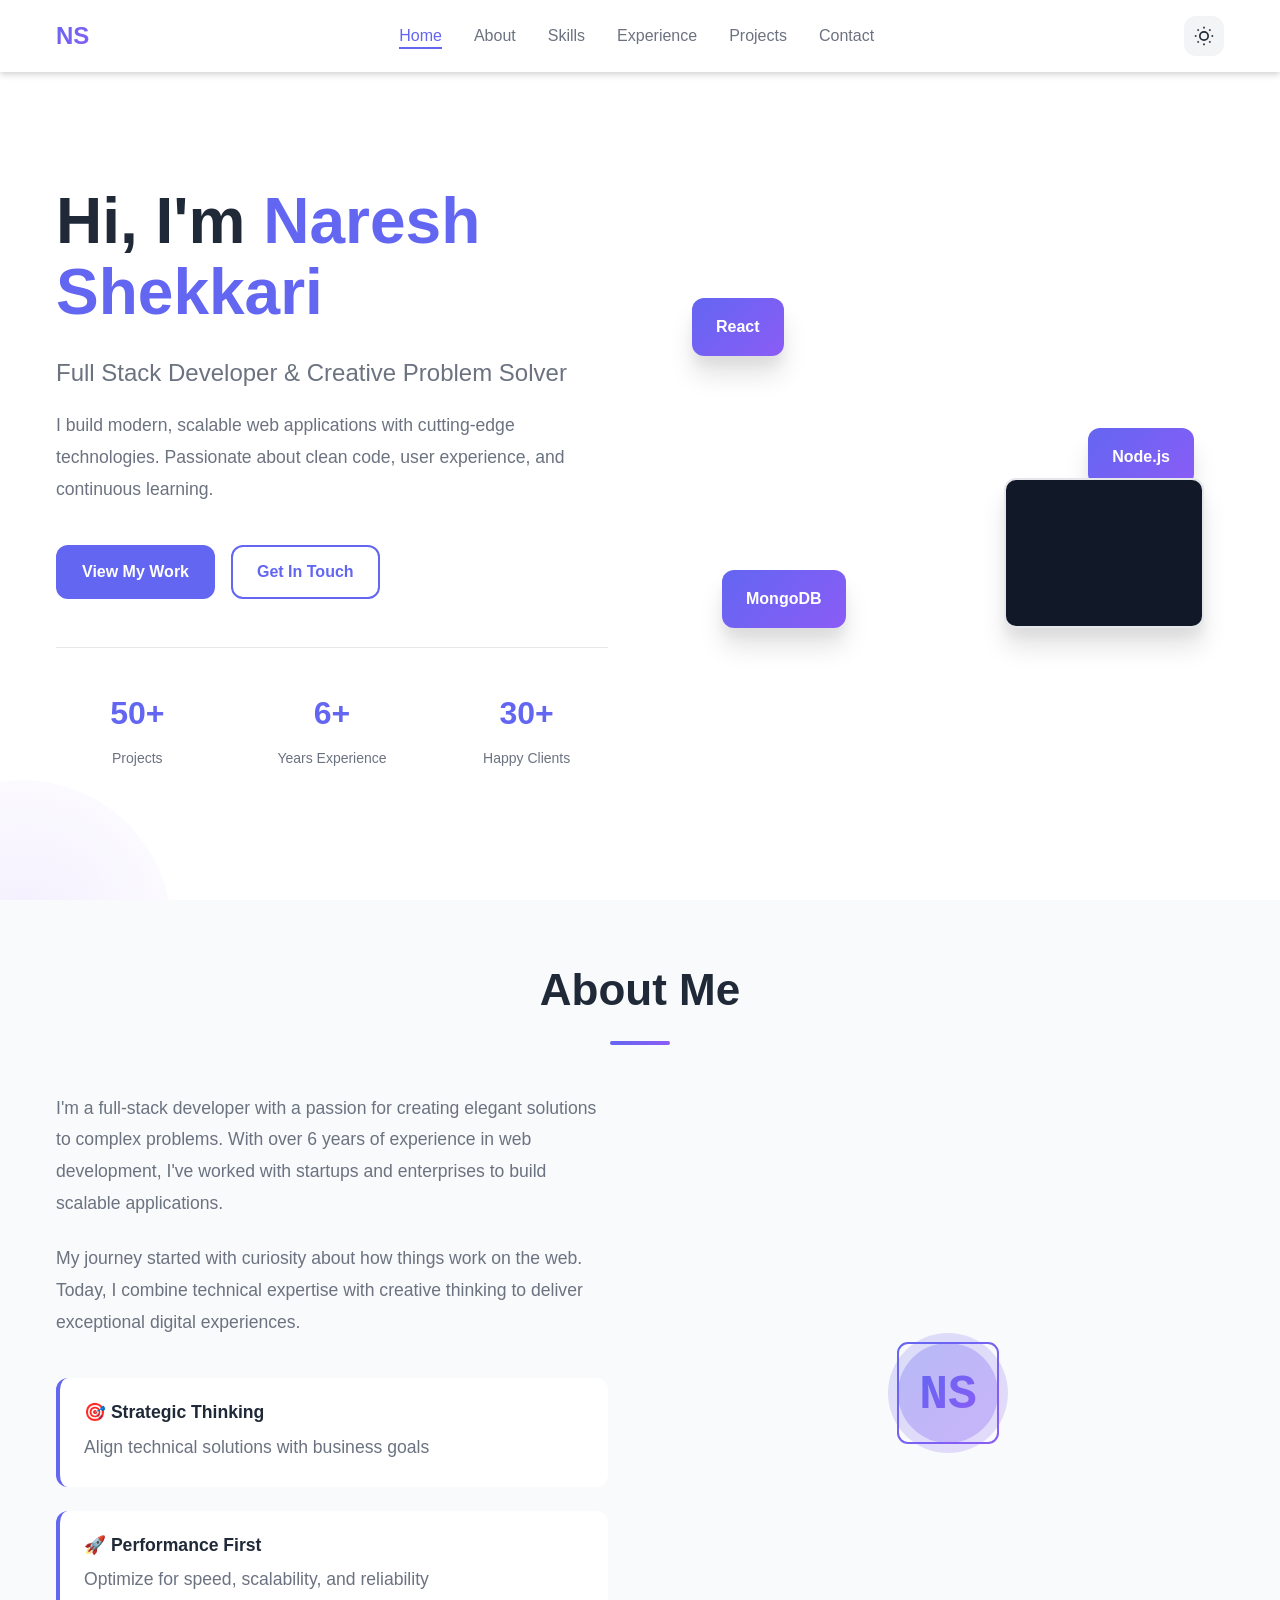
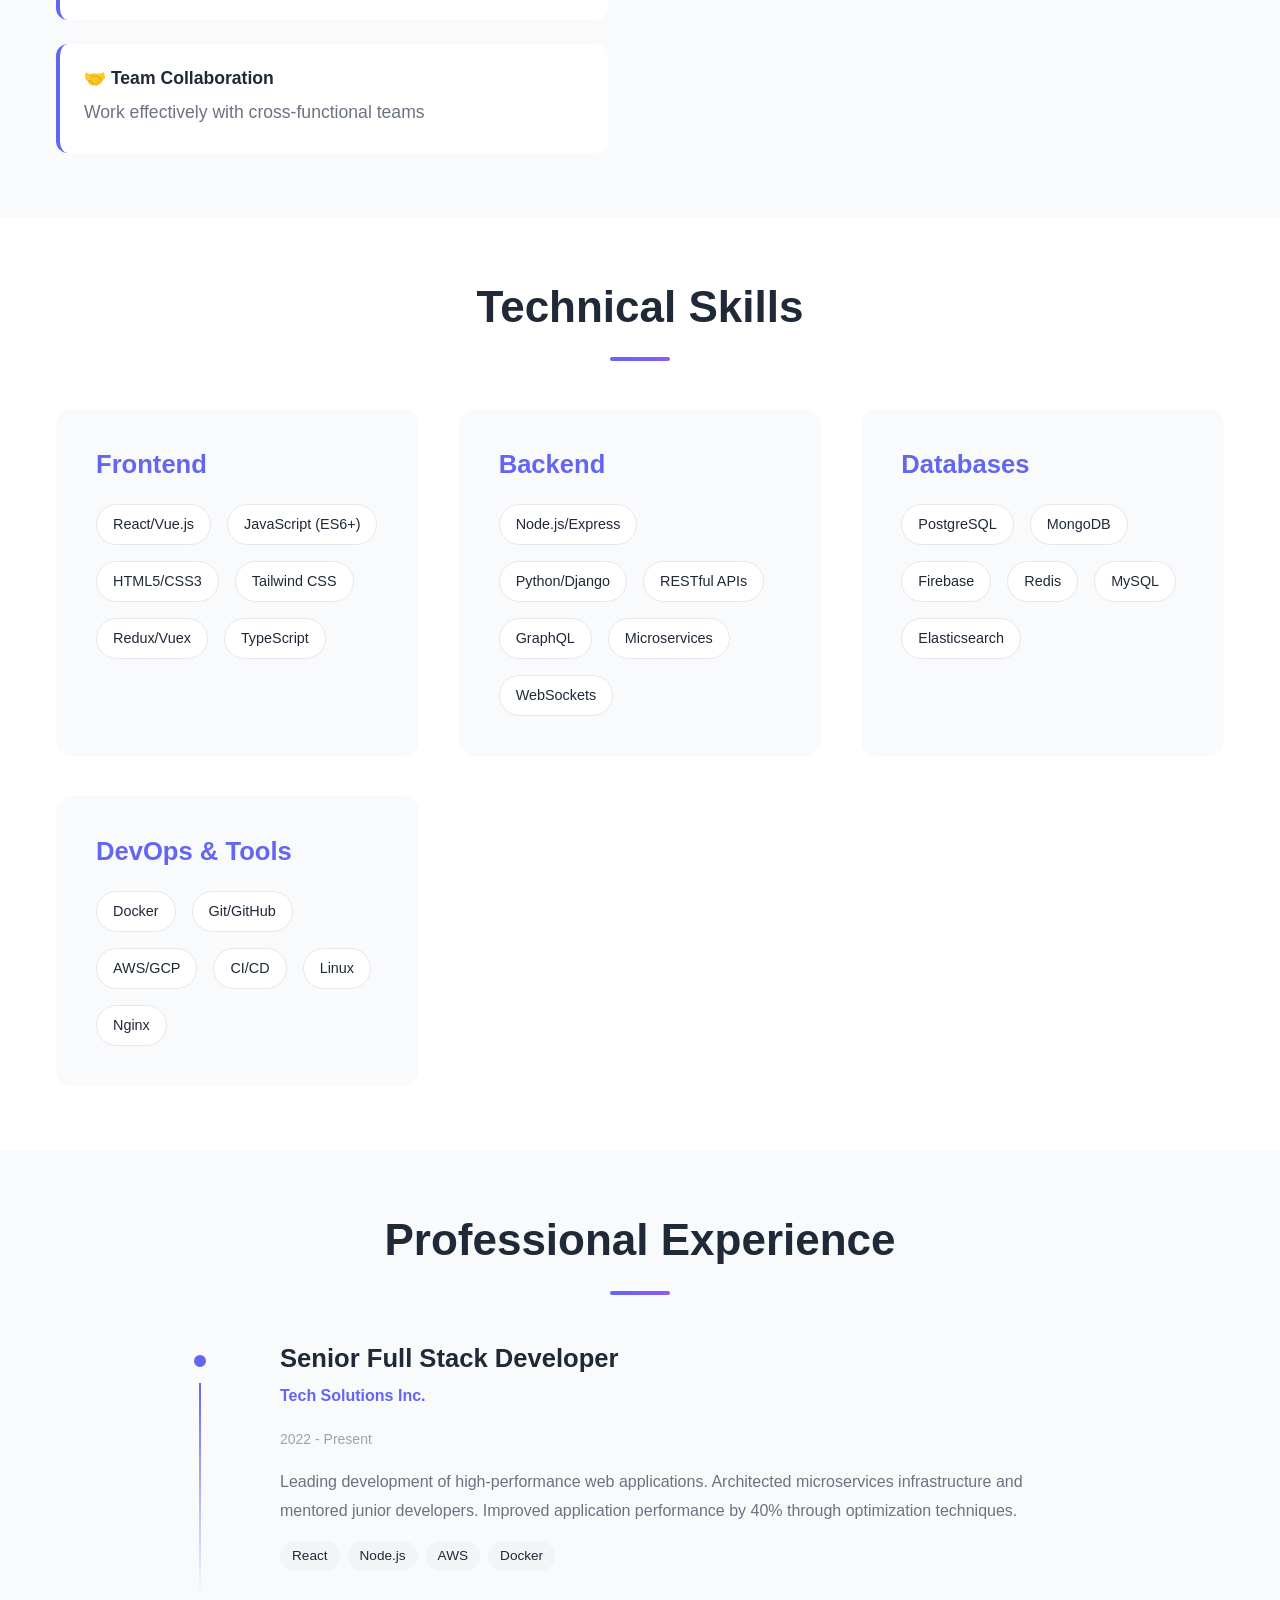
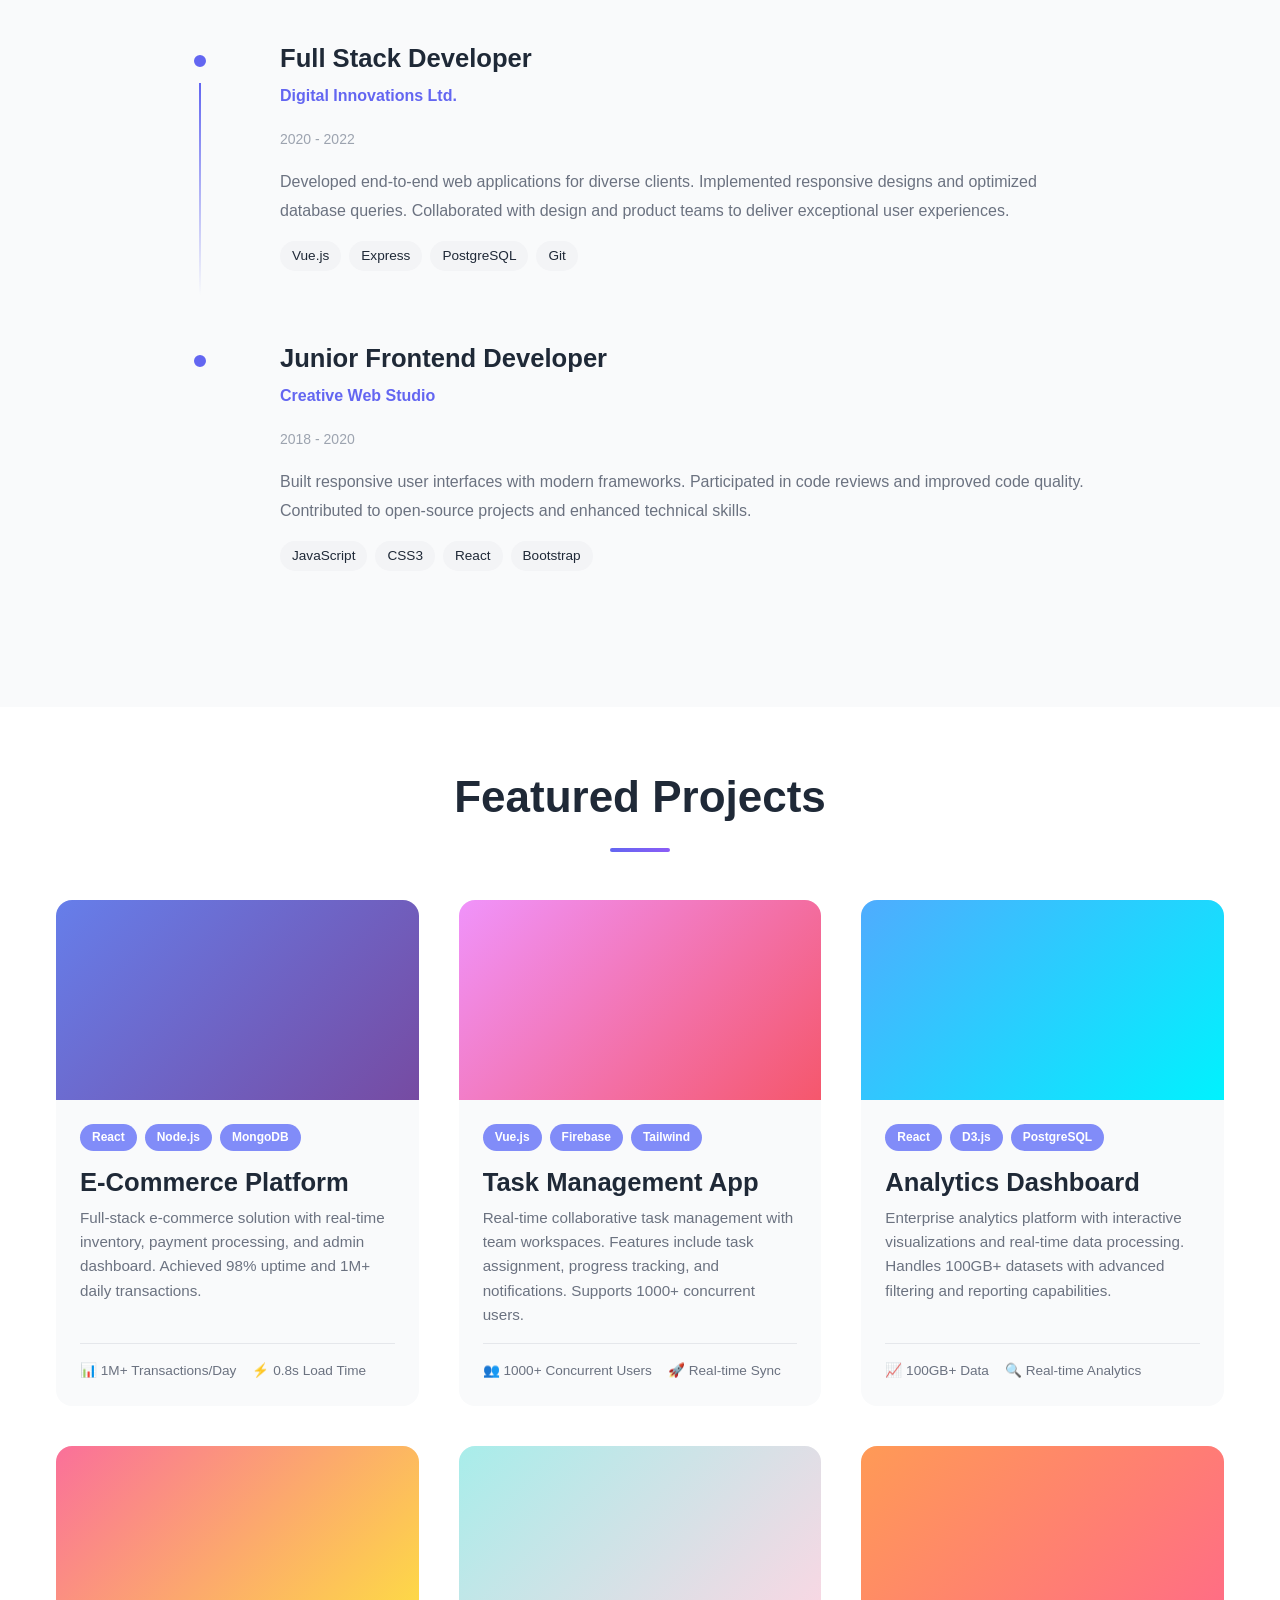
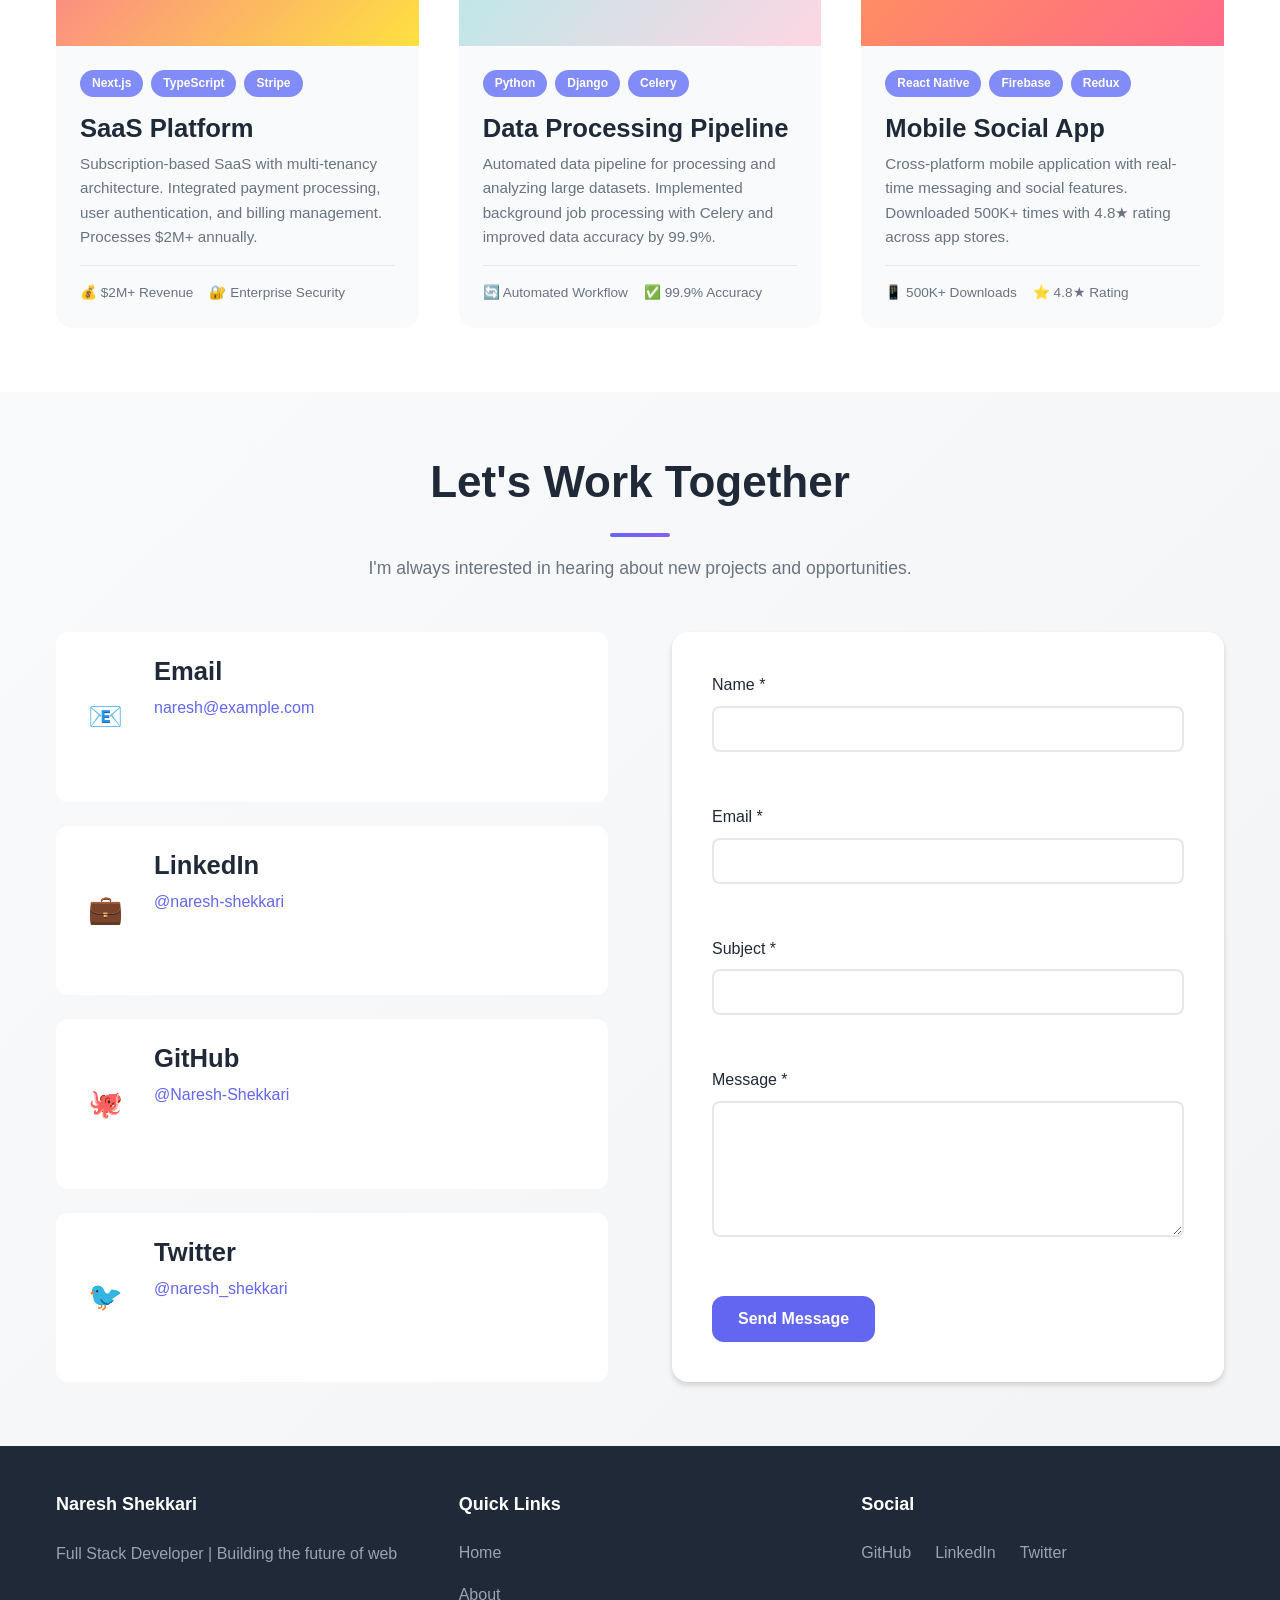
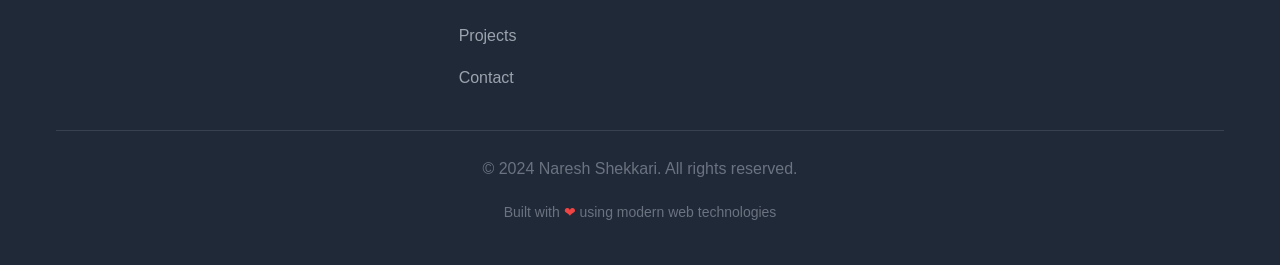
<file: index.html>
<!DOCTYPE html>
<html lang="en">
<head>
    <meta charset="UTF-8">
    <meta name="viewport" content="width=device-width, initial-scale=1.0">
    <meta name="description" content="Naresh Shekkari - Full Stack Developer | Building innovative digital solutions">
    <meta name="keywords" content="Full Stack Developer, Web Developer, Software Engineer, Portfolio">
    <meta name="author" content="Naresh Shekkari">
    <meta name="theme-color" content="#6366f1">
    
    <!-- Open Graph -->
    <meta property="og:title" content="Naresh Shekkari - Full Stack Developer">
    <meta property="og:description" content="Explore my portfolio of innovative web projects and technical expertise.">
    <meta property="og:type" content="website">
    <meta property="og:url" content="https://naresh-shekkari.github.io/portfolio">
    <meta property="og:image" content="https://naresh-shekkari.github.io/portfolio/assets/og-image.png">
    
    <!-- Twitter Card -->
    <meta name="twitter:card" content="summary_large_image">
    <meta name="twitter:title" content="Naresh Shekkari - Full Stack Developer">
    <meta name="twitter:description" content="Full Stack Developer | Building innovative digital solutions">
    <meta name="twitter:image" content="https://naresh-shekkari.github.io/portfolio/assets/og-image.png">
    
    <title>Naresh Shekkari - Full Stack Developer Portfolio</title>
    
    <!-- Stylesheets -->
    <link rel="stylesheet" href="css/variables.css">
    <link rel="stylesheet" href="css/reset.css">
    <link rel="stylesheet" href="css/typography.css">
    <link rel="stylesheet" href="css/components.css">
    <link rel="stylesheet" href="css/sections.css">
    <link rel="stylesheet" href="css/animations.css">
    <link rel="stylesheet" href="css/responsive.css">
    
    <!-- Preload critical resources -->
    <link rel="preload" as="font" href="https://fonts.googleapis.com/css2?family=Poppins:wght@400;500;600;700&family=Fira+Code:wght@400;500&display=swap" crossorigin>
    
    <!-- Favicon -->
    <link rel="icon" type="image/svg+xml" href="data:image/svg+xml,<svg xmlns='http://www.w3.org/2000/svg' viewBox='0 0 100 100'><rect fill='%236366f1' width='100' height='100'/><text x='50' y='65' font-size='50' font-weight='bold' text-anchor='middle' fill='white' font-family='monospace'>NS</text></svg>">
    
    <!-- JSON-LD Structured Data -->
    <script type="application/ld+json">
    {
        "@context": "https://schema.org",
        "@type": "Person",
        "name": "Naresh Shekkari",
        "url": "https://naresh-shekkari.github.io/portfolio",
        "jobTitle": "Full Stack Developer",
        "sameAs": [
            "https://github.com/Naresh-Shekkari",
            "https://linkedin.com/in/naresh-shekkari"
        ],
        "email": "naresh@example.com"
    }
    </script>
</head>
<body>
    <!-- Navigation -->
    <nav class="navbar" id="navbar">
        <div class="nav-container">
            <div class="nav-brand">NS</div>
            <ul class="nav-menu" id="navMenu">
                <li><a href="#home" class="nav-link active">Home</a></li>
                <li><a href="#about" class="nav-link">About</a></li>
                <li><a href="#skills" class="nav-link">Skills</a></li>
                <li><a href="#experience" class="nav-link">Experience</a></li>
                <li><a href="#projects" class="nav-link">Projects</a></li>
                <li><a href="#contact" class="nav-link">Contact</a></li>
            </ul>
            <div class="nav-actions">
                <button class="theme-toggle" id="themeToggle" aria-label="Toggle theme">
                    <svg class="icon-sun" viewBox="0 0 24 24" fill="none" stroke="currentColor" stroke-width="2">
                        <circle cx="12" cy="12" r="5"></circle>
                        <line x1="12" y1="1" x2="12" y2="3"></line>
                        <line x1="12" y1="21" x2="12" y2="23"></line>
                        <line x1="4.22" y1="4.22" x2="5.64" y2="5.64"></line>
                        <line x1="18.36" y1="18.36" x2="19.78" y2="19.78"></line>
                        <line x1="1" y1="12" x2="3" y2="12"></line>
                        <line x1="21" y1="12" x2="23" y2="12"></line>
                        <line x1="4.22" y1="19.78" x2="5.64" y2="18.36"></line>
                        <line x1="18.36" y1="5.64" x2="19.78" y2="4.22"></line>
                    </svg>
                    <svg class="icon-moon" viewBox="0 0 24 24" fill="none" stroke="currentColor" stroke-width="2">
                        <path d="M21 12.79A9 9 0 1 1 11.21 3 7 7 0 0 0 21 12.79z"></path>
                    </svg>
                </button>
                <button class="hamburger" id="hamburger" aria-label="Toggle menu">
                    <span></span>
                    <span></span>
                    <span></span>
                </button>
            </div>
        </div>
    </nav>

    <!-- Hero Section -->
    <section class="hero" id="home">
        <div class="container">
            <div class="hero-content">
                <div class="hero-text">
                    <h1 class="hero-title">Hi, I'm <span class="highlight">Naresh Shekkari</span></h1>
                    <p class="hero-subtitle">Full Stack Developer & Creative Problem Solver</p>
                    <p class="hero-description">I build modern, scalable web applications with cutting-edge technologies. Passionate about clean code, user experience, and continuous learning.</p>
                    <div class="hero-actions">
                        <a href="#projects" class="btn btn-primary">View My Work</a>
                        <a href="#contact" class="btn btn-secondary">Get In Touch</a>
                    </div>
                    <div class="hero-stats">
                        <div class="stat">
                            <span class="stat-value">50+</span>
                            <span class="stat-label">Projects</span>
                        </div>
                        <div class="stat">
                            <span class="stat-value">6+</span>
                            <span class="stat-label">Years Experience</span>
                        </div>
                        <div class="stat">
                            <span class="stat-value">30+</span>
                            <span class="stat-label">Happy Clients</span>
                        </div>
                    </div>
                </div>
                <div class="hero-visual">
                    <div class="floating-card card-1">React</div>
                    <div class="floating-card card-2">Node.js</div>
                    <div class="floating-card card-3">MongoDB</div>
                    <div class="code-block"></div>
                </div>
            </div>
        </div>
    </section>

    <!-- About Section -->
    <section class="about" id="about">
        <div class="container">
            <div class="section-header">
                <h2 class="section-title">About Me</h2>
                <div class="title-underline"></div>
            </div>
            <div class="about-content">
                <div class="about-text">
                    <p>I'm a full-stack developer with a passion for creating elegant solutions to complex problems. With over 6 years of experience in web development, I've worked with startups and enterprises to build scalable applications.</p>
                    <p>My journey started with curiosity about how things work on the web. Today, I combine technical expertise with creative thinking to deliver exceptional digital experiences.</p>
                    <div class="about-highlights">
                        <div class="highlight-item">
                            <h4>🎯 Strategic Thinking</h4>
                            <p>Align technical solutions with business goals</p>
                        </div>
                        <div class="highlight-item">
                            <h4>🚀 Performance First</h4>
                            <p>Optimize for speed, scalability, and reliability</p>
                        </div>
                        <div class="highlight-item">
                            <h4>🤝 Team Collaboration</h4>
                            <p>Work effectively with cross-functional teams</p>
                        </div>
                    </div>
                </div>
                <div class="about-image">
                    <div class="image-placeholder">
                        <svg viewBox="0 0 300 300" xmlns="http://www.w3.org/2000/svg">
                            <defs>
                                <linearGradient id="grad1" x1="0%" y1="0%" x2="100%" y2="100%">
                                    <stop offset="0%" style="stop-color:#6366f1;stop-opacity:1" />
                                    <stop offset="100%" style="stop-color:#8b5cf6;stop-opacity:1" />
                                </linearGradient>
                            </defs>
                            <circle cx="150" cy="120" r="60" fill="url(#grad1)" opacity="0.2"/>
                            <circle cx="150" cy="120" r="50" fill="url(#grad1)" opacity="0.3"/>
                            <rect x="100" y="70" width="100" height="100" fill="none" stroke="url(#grad1)" stroke-width="2" rx="10"/>
                            <text x="150" y="135" text-anchor="middle" font-size="48" font-weight="bold" fill="url(#grad1)" font-family="monospace">NS</text>
                        </svg>
                    </div>
                </div>
            </div>
        </div>
    </section>

    <!-- Skills Section -->
    <section class="skills" id="skills">
        <div class="container">
            <div class="section-header">
                <h2 class="section-title">Technical Skills</h2>
                <div class="title-underline"></div>
            </div>
            <div class="skills-grid">
                <div class="skill-category">
                    <h3>Frontend</h3>
                    <div class="skill-items">
                        <span class="skill-tag">React/Vue.js</span>
                        <span class="skill-tag">JavaScript (ES6+)</span>
                        <span class="skill-tag">HTML5/CSS3</span>
                        <span class="skill-tag">Tailwind CSS</span>
                        <span class="skill-tag">Redux/Vuex</span>
                        <span class="skill-tag">TypeScript</span>
                    </div>
                </div>
                <div class="skill-category">
                    <h3>Backend</h3>
                    <div class="skill-items">
                        <span class="skill-tag">Node.js/Express</span>
                        <span class="skill-tag">Python/Django</span>
                        <span class="skill-tag">RESTful APIs</span>
                        <span class="skill-tag">GraphQL</span>
                        <span class="skill-tag">Microservices</span>
                        <span class="skill-tag">WebSockets</span>
                    </div>
                </div>
                <div class="skill-category">
                    <h3>Databases</h3>
                    <div class="skill-items">
                        <span class="skill-tag">PostgreSQL</span>
                        <span class="skill-tag">MongoDB</span>
                        <span class="skill-tag">Firebase</span>
                        <span class="skill-tag">Redis</span>
                        <span class="skill-tag">MySQL</span>
                        <span class="skill-tag">Elasticsearch</span>
                    </div>
                </div>
                <div class="skill-category">
                    <h3>DevOps & Tools</h3>
                    <div class="skill-items">
                        <span class="skill-tag">Docker</span>
                        <span class="skill-tag">Git/GitHub</span>
                        <span class="skill-tag">AWS/GCP</span>
                        <span class="skill-tag">CI/CD</span>
                        <span class="skill-tag">Linux</span>
                        <span class="skill-tag">Nginx</span>
                    </div>
                </div>
            </div>
        </div>
    </section>

    <!-- Experience Section -->
    <section class="experience" id="experience">
        <div class="container">
            <div class="section-header">
                <h2 class="section-title">Professional Experience</h2>
                <div class="title-underline"></div>
            </div>
            <div class="timeline">
                <div class="timeline-item" data-year="2022">
                    <div class="timeline-marker"></div>
                    <div class="timeline-content">
                        <h3 class="timeline-title">Senior Full Stack Developer</h3>
                        <p class="timeline-company">Tech Solutions Inc.</p>
                        <p class="timeline-period">2022 - Present</p>
                        <p class="timeline-description">Leading development of high-performance web applications. Architected microservices infrastructure and mentored junior developers. Improved application performance by 40% through optimization techniques.</p>
                        <div class="timeline-skills">
                            <span>React</span>
                            <span>Node.js</span>
                            <span>AWS</span>
                            <span>Docker</span>
                        </div>
                    </div>
                </div>
                <div class="timeline-item" data-year="2020">
                    <div class="timeline-marker"></div>
                    <div class="timeline-content">
                        <h3 class="timeline-title">Full Stack Developer</h3>
                        <p class="timeline-company">Digital Innovations Ltd.</p>
                        <p class="timeline-period">2020 - 2022</p>
                        <p class="timeline-description">Developed end-to-end web applications for diverse clients. Implemented responsive designs and optimized database queries. Collaborated with design and product teams to deliver exceptional user experiences.</p>
                        <div class="timeline-skills">
                            <span>Vue.js</span>
                            <span>Express</span>
                            <span>PostgreSQL</span>
                            <span>Git</span>
                        </div>
                    </div>
                </div>
                <div class="timeline-item" data-year="2018">
                    <div class="timeline-marker"></div>
                    <div class="timeline-content">
                        <h3 class="timeline-title">Junior Frontend Developer</h3>
                        <p class="timeline-company">Creative Web Studio</p>
                        <p class="timeline-period">2018 - 2020</p>
                        <p class="timeline-description">Built responsive user interfaces with modern frameworks. Participated in code reviews and improved code quality. Contributed to open-source projects and enhanced technical skills.</p>
                        <div class="timeline-skills">
                            <span>JavaScript</span>
                            <span>CSS3</span>
                            <span>React</span>
                            <span>Bootstrap</span>
                        </div>
                    </div>
                </div>
            </div>
        </div>
    </section>

    <!-- Projects Section -->
    <section class="projects" id="projects">
        <div class="container">
            <div class="section-header">
                <h2 class="section-title">Featured Projects</h2>
                <div class="title-underline"></div>
            </div>
            <div class="projects-grid">
                <article class="project-card" data-tech="React,Node.js,MongoDB">
                    <div class="project-image">
                        <div class="image-gradient" style="background: linear-gradient(135deg, #667eea 0%, #764ba2 100%)"></div>
                        <div class="project-overlay">
                            <a href="#" class="project-link" aria-label="View project">→</a>
                        </div>
                    </div>
                    <div class="project-content">
                        <div class="project-tech">
                            <span>React</span>
                            <span>Node.js</span>
                            <span>MongoDB</span>
                        </div>
                        <h3 class="project-title">E-Commerce Platform</h3>
                        <p class="project-description">Full-stack e-commerce solution with real-time inventory, payment processing, and admin dashboard. Achieved 98% uptime and 1M+ daily transactions.</p>
                        <div class="project-stats">
                            <span>📊 1M+ Transactions/Day</span>
                            <span>⚡ 0.8s Load Time</span>
                        </div>
                    </div>
                </article>

                <article class="project-card" data-tech="Vue.js,Firebase,Tailwind">
                    <div class="project-image">
                        <div class="image-gradient" style="background: linear-gradient(135deg, #f093fb 0%, #f5576c 100%)"></div>
                        <div class="project-overlay">
                            <a href="#" class="project-link" aria-label="View project">→</a>
                        </div>
                    </div>
                    <div class="project-content">
                        <div class="project-tech">
                            <span>Vue.js</span>
                            <span>Firebase</span>
                            <span>Tailwind</span>
                        </div>
                        <h3 class="project-title">Task Management App</h3>
                        <p class="project-description">Real-time collaborative task management with team workspaces. Features include task assignment, progress tracking, and notifications. Supports 1000+ concurrent users.</p>
                        <div class="project-stats">
                            <span>👥 1000+ Concurrent Users</span>
                            <span>🚀 Real-time Sync</span>
                        </div>
                    </div>
                </article>

                <article class="project-card" data-tech="React,D3.js,PostgreSQL">
                    <div class="project-image">
                        <div class="image-gradient" style="background: linear-gradient(135deg, #4facfe 0%, #00f2fe 100%)"></div>
                        <div class="project-overlay">
                            <a href="#" class="project-link" aria-label="View project">→</a>
                        </div>
                    </div>
                    <div class="project-content">
                        <div class="project-tech">
                            <span>React</span>
                            <span>D3.js</span>
                            <span>PostgreSQL</span>
                        </div>
                        <h3 class="project-title">Analytics Dashboard</h3>
                        <p class="project-description">Enterprise analytics platform with interactive visualizations and real-time data processing. Handles 100GB+ datasets with advanced filtering and reporting capabilities.</p>
                        <div class="project-stats">
                            <span>📈 100GB+ Data</span>
                            <span>🔍 Real-time Analytics</span>
                        </div>
                    </div>
                </article>

                <article class="project-card" data-tech="Next.js,TypeScript,Stripe">
                    <div class="project-image">
                        <div class="image-gradient" style="background: linear-gradient(135deg, #fa709a 0%, #fee140 100%)"></div>
                        <div class="project-overlay">
                            <a href="#" class="project-link" aria-label="View project">→</a>
                        </div>
                    </div>
                    <div class="project-content">
                        <div class="project-tech">
                            <span>Next.js</span>
                            <span>TypeScript</span>
                            <span>Stripe</span>
                        </div>
                        <h3 class="project-title">SaaS Platform</h3>
                        <p class="project-description">Subscription-based SaaS with multi-tenancy architecture. Integrated payment processing, user authentication, and billing management. Processes $2M+ annually.</p>
                        <div class="project-stats">
                            <span>💰 $2M+ Revenue</span>
                            <span>🔐 Enterprise Security</span>
                        </div>
                    </div>
                </article>

                <article class="project-card" data-tech="Python,Django,Celery">
                    <div class="project-image">
                        <div class="image-gradient" style="background: linear-gradient(135deg, #a8edea 0%, #fed6e3 100%)"></div>
                        <div class="project-overlay">
                            <a href="#" class="project-link" aria-label="View project">→</a>
                        </div>
                    </div>
                    <div class="project-content">
                        <div class="project-tech">
                            <span>Python</span>
                            <span>Django</span>
                            <span>Celery</span>
                        </div>
                        <h3 class="project-title">Data Processing Pipeline</h3>
                        <p class="project-description">Automated data pipeline for processing and analyzing large datasets. Implemented background job processing with Celery and improved data accuracy by 99.9%.</p>
                        <div class="project-stats">
                            <span>🔄 Automated Workflow</span>
                            <span>✅ 99.9% Accuracy</span>
                        </div>
                    </div>
                </article>

                <article class="project-card" data-tech="React Native,Firebase">
                    <div class="project-image">
                        <div class="image-gradient" style="background: linear-gradient(135deg, #ff9a56 0%, #ff6a88 100%)"></div>
                        <div class="project-overlay">
                            <a href="#" class="project-link" aria-label="View project">→</a>
                        </div>
                    </div>
                    <div class="project-content">
                        <div class="project-tech">
                            <span>React Native</span>
                            <span>Firebase</span>
                            <span>Redux</span>
                        </div>
                        <h3 class="project-title">Mobile Social App</h3>
                        <p class="project-description">Cross-platform mobile application with real-time messaging and social features. Downloaded 500K+ times with 4.8★ rating across app stores.</p>
                        <div class="project-stats">
                            <span>📱 500K+ Downloads</span>
                            <span>⭐ 4.8★ Rating</span>
                        </div>
                    </div>
                </article>
            </div>
        </div>
    </section>

    <!-- Contact Section -->
    <section class="contact" id="contact">
        <div class="container">
            <div class="section-header">
                <h2 class="section-title">Let's Work Together</h2>
                <div class="title-underline"></div>
                <p class="section-subtitle">I'm always interested in hearing about new projects and opportunities.</p>
            </div>
            <div class="contact-content">
                <div class="contact-info">
                    <div class="contact-item">
                        <div class="contact-icon">📧</div>
                        <div class="contact-details">
                            <h3>Email</h3>
                            <a href="mailto:naresh@example.com">naresh@example.com</a>
                        </div>
                    </div>
                    <div class="contact-item">
                        <div class="contact-icon">💼</div>
                        <div class="contact-details">
                            <h3>LinkedIn</h3>
                            <a href="https://linkedin.com/in/naresh-shekkari" target="_blank" rel="noopener noreferrer">@naresh-shekkari</a>
                        </div>
                    </div>
                    <div class="contact-item">
                        <div class="contact-icon">🐙</div>
                        <div class="contact-details">
                            <h3>GitHub</h3>
                            <a href="https://github.com/Naresh-Shekkari" target="_blank" rel="noopener noreferrer">@Naresh-Shekkari</a>
                        </div>
                    </div>
                    <div class="contact-item">
                        <div class="contact-icon">🐦</div>
                        <div class="contact-details">
                            <h3>Twitter</h3>
                            <a href="https://twitter.com/naresh_shekkari" target="_blank" rel="noopener noreferrer">@naresh_shekkari</a>
                        </div>
                    </div>
                </div>
                <form class="contact-form" id="contactForm" novalidate>
                    <div class="form-group">
                        <label for="name">Name *</label>
                        <input type="text" id="name" name="name" required>
                        <span class="error-message" id="nameError"></span>
                    </div>
                    <div class="form-group">
                        <label for="email">Email *</label>
                        <input type="email" id="email" name="email" required>
                        <span class="error-message" id="emailError"></span>
                    </div>
                    <div class="form-group">
                        <label for="subject">Subject *</label>
                        <input type="text" id="subject" name="subject" required>
                        <span class="error-message" id="subjectError"></span>
                    </div>
                    <div class="form-group">
                        <label for="message">Message *</label>
                        <textarea id="message" name="message" rows="6" required></textarea>
                        <span class="error-message" id="messageError"></span>
                    </div>
                    <button type="submit" class="btn btn-primary">Send Message</button>
                    <p class="form-message" id="formMessage"></p>
                </form>
            </div>
        </div>
    </section>

    <!-- Footer -->
    <footer class="footer">
        <div class="container">
            <div class="footer-content">
                <div class="footer-section">
                    <h4>Naresh Shekkari</h4>
                    <p>Full Stack Developer | Building the future of web</p>
                </div>
                <div class="footer-section">
                    <h4>Quick Links</h4>
                    <ul>
                        <li><a href="#home">Home</a></li>
                        <li><a href="#about">About</a></li>
                        <li><a href="#projects">Projects</a></li>
                        <li><a href="#contact">Contact</a></li>
                    </ul>
                </div>
                <div class="footer-section">
                    <h4>Social</h4>
                    <div class="social-links">
                        <a href="https://github.com/Naresh-Shekkari" target="_blank" rel="noopener noreferrer">GitHub</a>
                        <a href="https://linkedin.com/in/naresh-shekkari" target="_blank" rel="noopener noreferrer">LinkedIn</a>
                        <a href="https://twitter.com/naresh_shekkari" target="_blank" rel="noopener noreferrer">Twitter</a>
                    </div>
                </div>
            </div>
            <div class="footer-bottom">
                <p>&copy; 2024 Naresh Shekkari. All rights reserved.</p>
                <p class="footer-credit">Built with <span class="heart">❤</span> using modern web technologies</p>
            </div>
        </div>
    </footer>

    <!-- Scripts -->
    <script src="js/utils/constants.js"></script>
    <script src="js/utils/helpers.js"></script>
    <script src="js/modules/theme.js"></script>
    <script src="js/modules/navigation.js"></script>
    <script src="js/modules/scroll.js"></script>
    <script src="js/modules/observer.js"></script>
    <script src="js/modules/form.js"></script>
    <script src="js/app.js"></script>
</body>
</html>
</file>
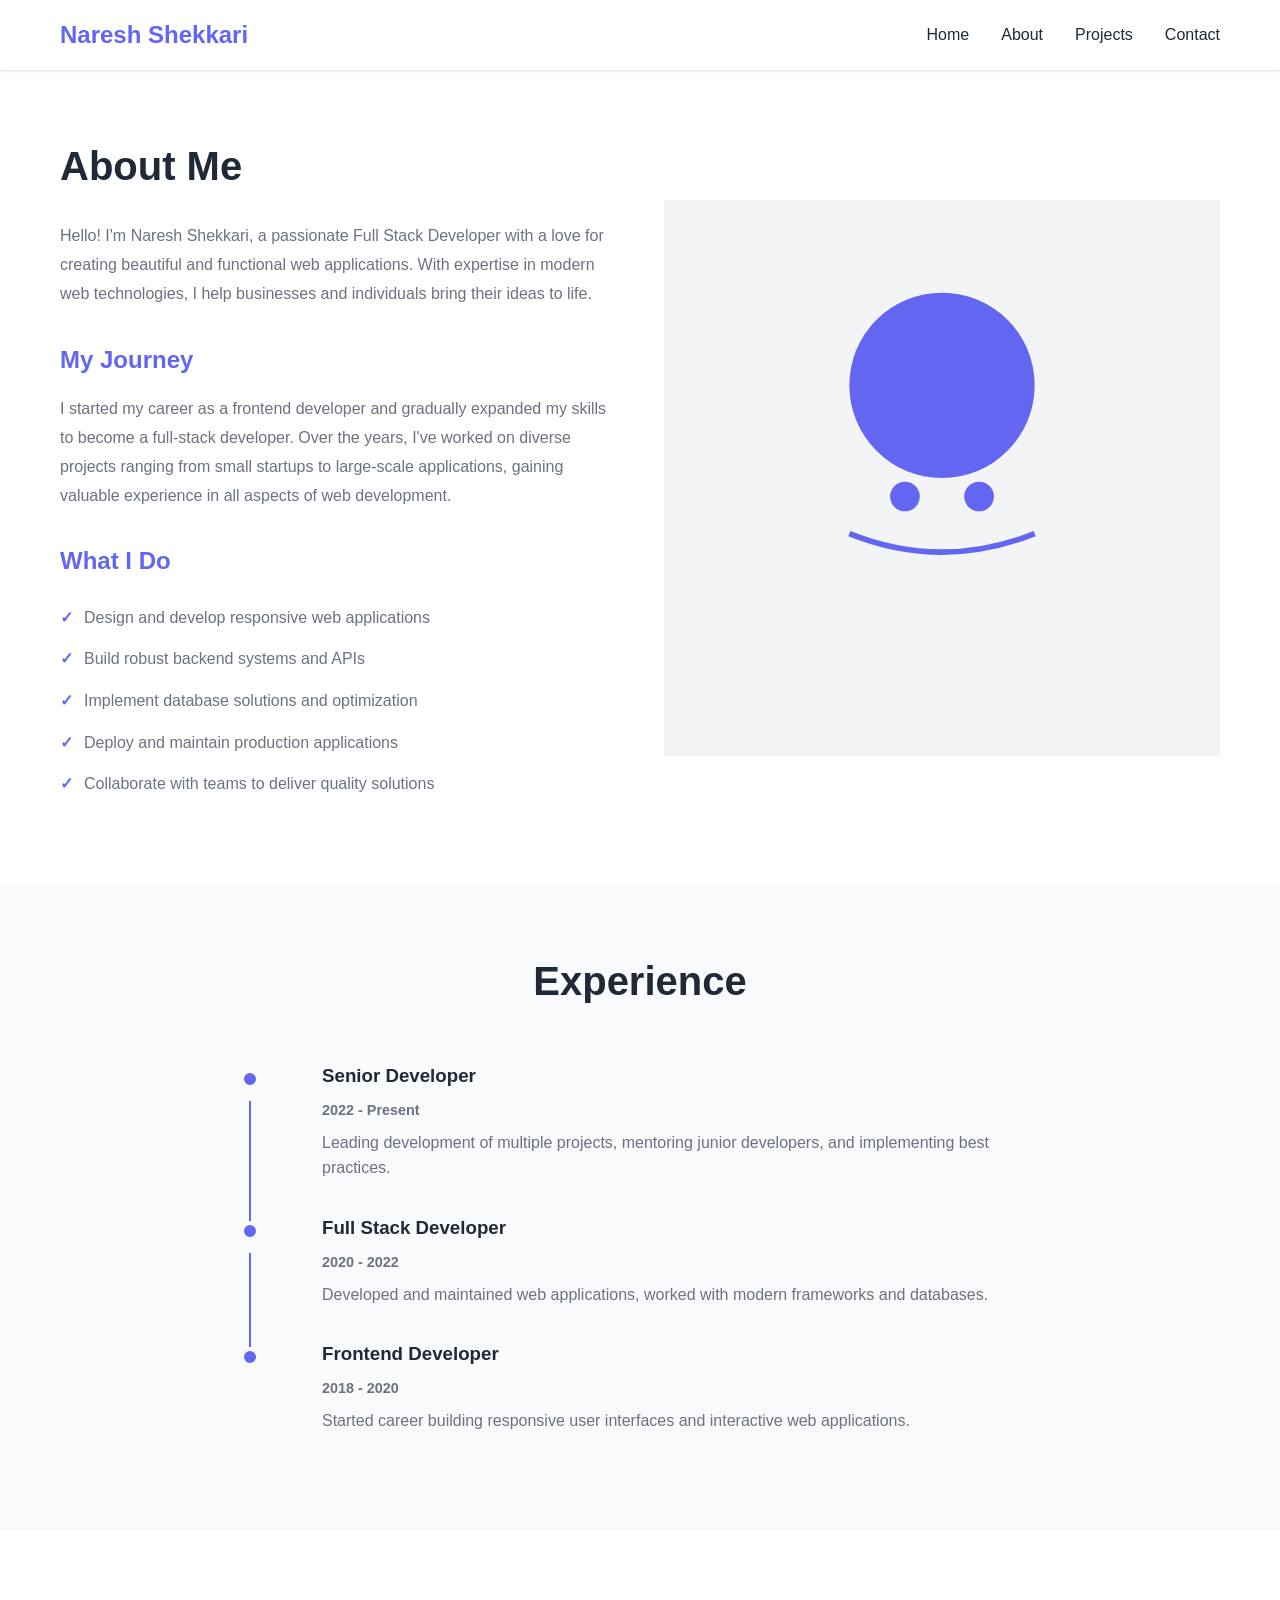
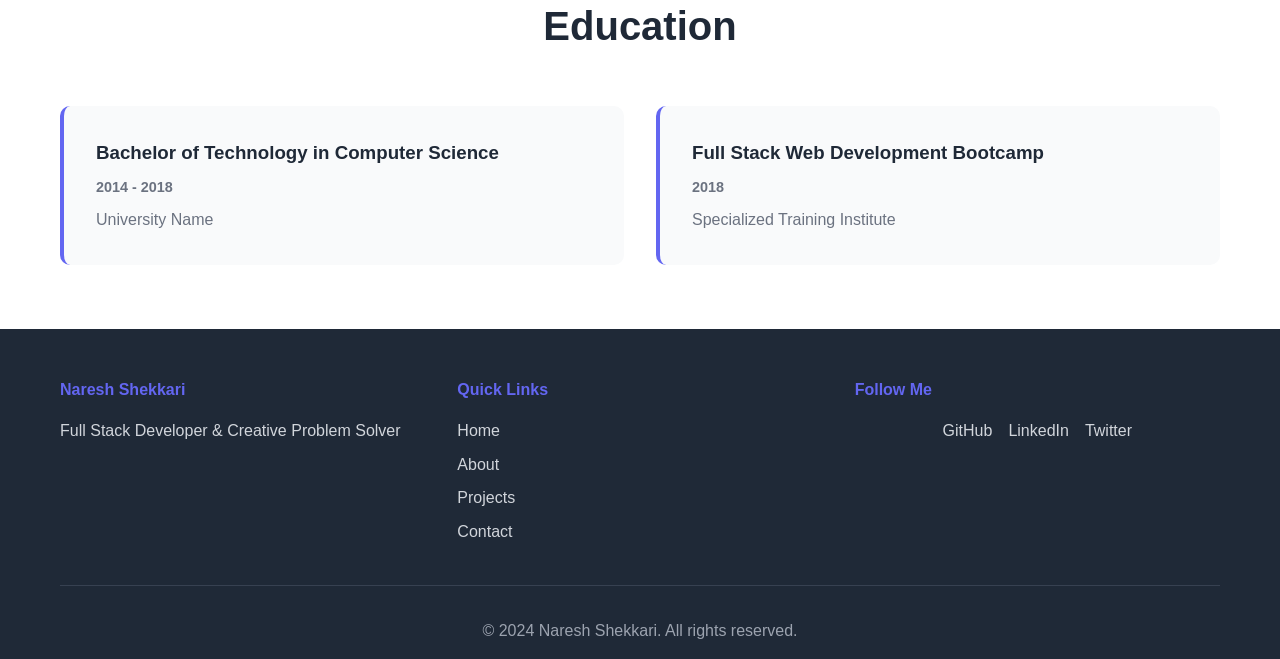
<file: about.html>
<!DOCTYPE html>
<html lang="en">
<head>
    <meta charset="UTF-8">
    <meta name="viewport" content="width=device-width, initial-scale=1.0">
    <meta name="description" content="About Naresh Shekkari - Full Stack Developer">
    <title>About - Naresh Shekkari Portfolio</title>
    <link rel="stylesheet" href="css/style.css">
    <link rel="stylesheet" href="css/responsive.css">
</head>
<body>
    <!-- Navigation Bar -->
    <nav class="navbar">
        <div class="container">
            <div class="nav-brand">Naresh Shekkari</div>
            <ul class="nav-menu">
                <li><a href="index.html">Home</a></li>
                <li><a href="about.html" class="active">About</a></li>
                <li><a href="projects.html">Projects</a></li>
                <li><a href="contact.html">Contact</a></li>
            </ul>
            <div class="hamburger">
                <span></span>
                <span></span>
                <span></span>
            </div>
        </div>
    </nav>

    <!-- About Section -->
    <section class="about-section">
        <div class="container">
            <div class="about-content">
                <div class="about-text">
                    <h1>About Me</h1>
                    <p>Hello! I'm Naresh Shekkari, a passionate Full Stack Developer with a love for creating beautiful and functional web applications. With expertise in modern web technologies, I help businesses and individuals bring their ideas to life.</p>
                    
                    <h2>My Journey</h2>
                    <p>I started my career as a frontend developer and gradually expanded my skills to become a full-stack developer. Over the years, I've worked on diverse projects ranging from small startups to large-scale applications, gaining valuable experience in all aspects of web development.</p>
                    
                    <h2>What I Do</h2>
                    <ul class="about-list">
                        <li>Design and develop responsive web applications</li>
                        <li>Build robust backend systems and APIs</li>
                        <li>Implement database solutions and optimization</li>
                        <li>Deploy and maintain production applications</li>
                        <li>Collaborate with teams to deliver quality solutions</li>
                    </ul>
                </div>
                <div class="about-image">
                    <div class="image-placeholder-large">
                        <svg viewBox="0 0 300 300" xmlns="http://www.w3.org/2000/svg">
                            <rect width="300" height="300" fill="#f3f4f6"/>
                            <circle cx="150" cy="100" r="50" fill="#6366f1"/>
                            <path d="M 100 180 Q 150 200 200 180" stroke="#6366f1" stroke-width="3" fill="none"/>
                            <circle cx="130" cy="160" r="8" fill="#6366f1"/>
                            <circle cx="170" cy="160" r="8" fill="#6366f1"/>
                        </svg>
                    </div>
                </div>
            </div>
        </div>
    </section>

    <!-- Experience Section -->
    <section class="experience">
        <div class="container">
            <h2 class="section-title">Experience</h2>
            <div class="timeline">
                <div class="timeline-item">
                    <div class="timeline-marker"></div>
                    <div class="timeline-content">
                        <h3>Senior Developer</h3>
                        <p class="timeline-date">2022 - Present</p>
                        <p>Leading development of multiple projects, mentoring junior developers, and implementing best practices.</p>
                    </div>
                </div>
                <div class="timeline-item">
                    <div class="timeline-marker"></div>
                    <div class="timeline-content">
                        <h3>Full Stack Developer</h3>
                        <p class="timeline-date">2020 - 2022</p>
                        <p>Developed and maintained web applications, worked with modern frameworks and databases.</p>
                    </div>
                </div>
                <div class="timeline-item">
                    <div class="timeline-marker"></div>
                    <div class="timeline-content">
                        <h3>Frontend Developer</h3>
                        <p class="timeline-date">2018 - 2020</p>
                        <p>Started career building responsive user interfaces and interactive web applications.</p>
                    </div>
                </div>
            </div>
        </div>
    </section>

    <!-- Education Section -->
    <section class="education">
        <div class="container">
            <h2 class="section-title">Education</h2>
            <div class="education-grid">
                <div class="education-card">
                    <h3>Bachelor of Technology in Computer Science</h3>
                    <p class="education-date">2014 - 2018</p>
                    <p>University Name</p>
                </div>
                <div class="education-card">
                    <h3>Full Stack Web Development Bootcamp</h3>
                    <p class="education-date">2018</p>
                    <p>Specialized Training Institute</p>
                </div>
            </div>
        </div>
    </section>

    <!-- Footer -->
    <footer class="footer">
        <div class="container">
            <div class="footer-content">
                <div class="footer-section">
                    <h4>Naresh Shekkari</h4>
                    <p>Full Stack Developer & Creative Problem Solver</p>
                </div>
                <div class="footer-section">
                    <h4>Quick Links</h4>
                    <ul>
                        <li><a href="index.html">Home</a></li>
                        <li><a href="about.html">About</a></li>
                        <li><a href="projects.html">Projects</a></li>
                        <li><a href="contact.html">Contact</a></li>
                    </ul>
                </div>
                <div class="footer-section">
                    <h4>Follow Me</h4>
                    <div class="social-links">
                        <a href="#" target="_blank">GitHub</a>
                        <a href="#" target="_blank">LinkedIn</a>
                        <a href="#" target="_blank">Twitter</a>
                    </div>
                </div>
            </div>
            <div class="footer-bottom">
                <p>&copy; 2024 Naresh Shekkari. All rights reserved.</p>
            </div>
        </div>
    </footer>

    <script src="js/script.js"></script>
</body>
</html>
</file>
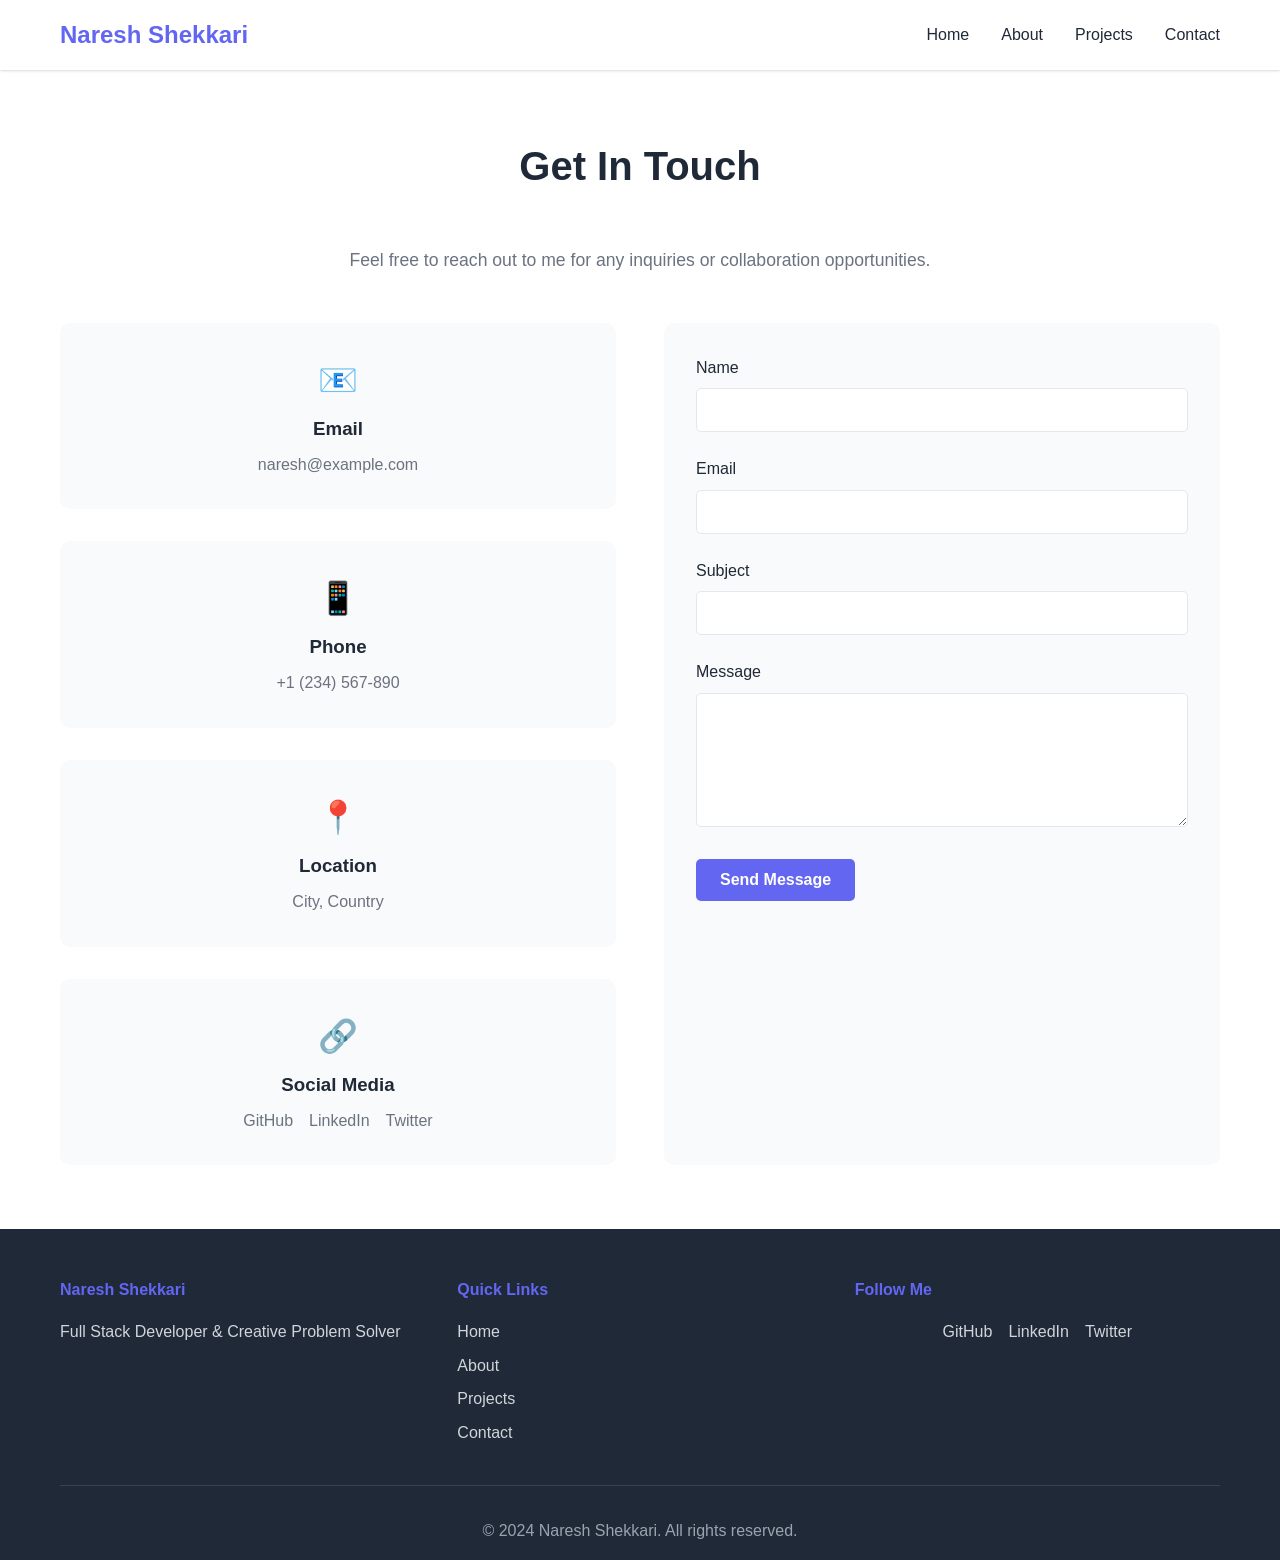
<file: contact.html>
<!DOCTYPE html>
<html lang="en">
<head>
    <meta charset="UTF-8">
    <meta name="viewport" content="width=device-width, initial-scale=1.0">
    <meta name="description" content="Contact - Naresh Shekkari Portfolio">
    <title>Contact - Naresh Shekkari Portfolio</title>
    <link rel="stylesheet" href="css/style.css">
    <link rel="stylesheet" href="css/responsive.css">
</head>
<body>
    <!-- Navigation Bar -->
    <nav class="navbar">
        <div class="container">
            <div class="nav-brand">Naresh Shekkari</div>
            <ul class="nav-menu">
                <li><a href="index.html">Home</a></li>
                <li><a href="about.html">About</a></li>
                <li><a href="projects.html">Projects</a></li>
                <li><a href="contact.html" class="active">Contact</a></li>
            </ul>
            <div class="hamburger">
                <span></span>
                <span></span>
                <span></span>
            </div>
        </div>
    </nav>

    <!-- Contact Section -->
    <section class="contact-section">
        <div class="container">
            <h1 class="section-title">Get In Touch</h1>
            <p class="section-subtitle">Feel free to reach out to me for any inquiries or collaboration opportunities.</p>
            
            <div class="contact-container">
                <div class="contact-info">
                    <div class="contact-item">
                        <div class="contact-icon">📧</div>
                        <h3>Email</h3>
                        <p><a href="mailto:naresh@example.com">naresh@example.com</a></p>
                    </div>
                    <div class="contact-item">
                        <div class="contact-icon">📱</div>
                        <h3>Phone</h3>
                        <p><a href="tel:+1234567890">+1 (234) 567-890</a></p>
                    </div>
                    <div class="contact-item">
                        <div class="contact-icon">📍</div>
                        <h3>Location</h3>
                        <p>City, Country</p>
                    </div>
                    <div class="contact-item">
                        <div class="contact-icon">🔗</div>
                        <h3>Social Media</h3>
                        <div class="social-links">
                            <a href="#" target="_blank">GitHub</a>
                            <a href="#" target="_blank">LinkedIn</a>
                            <a href="#" target="_blank">Twitter</a>
                        </div>
                    </div>
                </div>

                <form class="contact-form" id="contactForm">
                    <div class="form-group">
                        <label for="name">Name</label>
                        <input type="text" id="name" name="name" required>
                    </div>
                    <div class="form-group">
                        <label for="email">Email</label>
                        <input type="email" id="email" name="email" required>
                    </div>
                    <div class="form-group">
                        <label for="subject">Subject</label>
                        <input type="text" id="subject" name="subject" required>
                    </div>
                    <div class="form-group">
                        <label for="message">Message</label>
                        <textarea id="message" name="message" rows="6" required></textarea>
                    </div>
                    <button type="submit" class="btn btn-primary">Send Message</button>
                    <p class="form-message" id="formMessage"></p>
                </form>
            </div>
        </div>
    </section>

    <!-- Footer -->
    <footer class="footer">
        <div class="container">
            <div class="footer-content">
                <div class="footer-section">
                    <h4>Naresh Shekkari</h4>
                    <p>Full Stack Developer & Creative Problem Solver</p>
                </div>
                <div class="footer-section">
                    <h4>Quick Links</h4>
                    <ul>
                        <li><a href="index.html">Home</a></li>
                        <li><a href="about.html">About</a></li>
                        <li><a href="projects.html">Projects</a></li>
                        <li><a href="contact.html">Contact</a></li>
                    </ul>
                </div>
                <div class="footer-section">
                    <h4>Follow Me</h4>
                    <div class="social-links">
                        <a href="#" target="_blank">GitHub</a>
                        <a href="#" target="_blank">LinkedIn</a>
                        <a href="#" target="_blank">Twitter</a>
                    </div>
                </div>
            </div>
            <div class="footer-bottom">
                <p>&copy; 2024 Naresh Shekkari. All rights reserved.</p>
            </div>
        </div>
    </footer>

    <script src="js/script.js"></script>
</body>
</html>
</file>
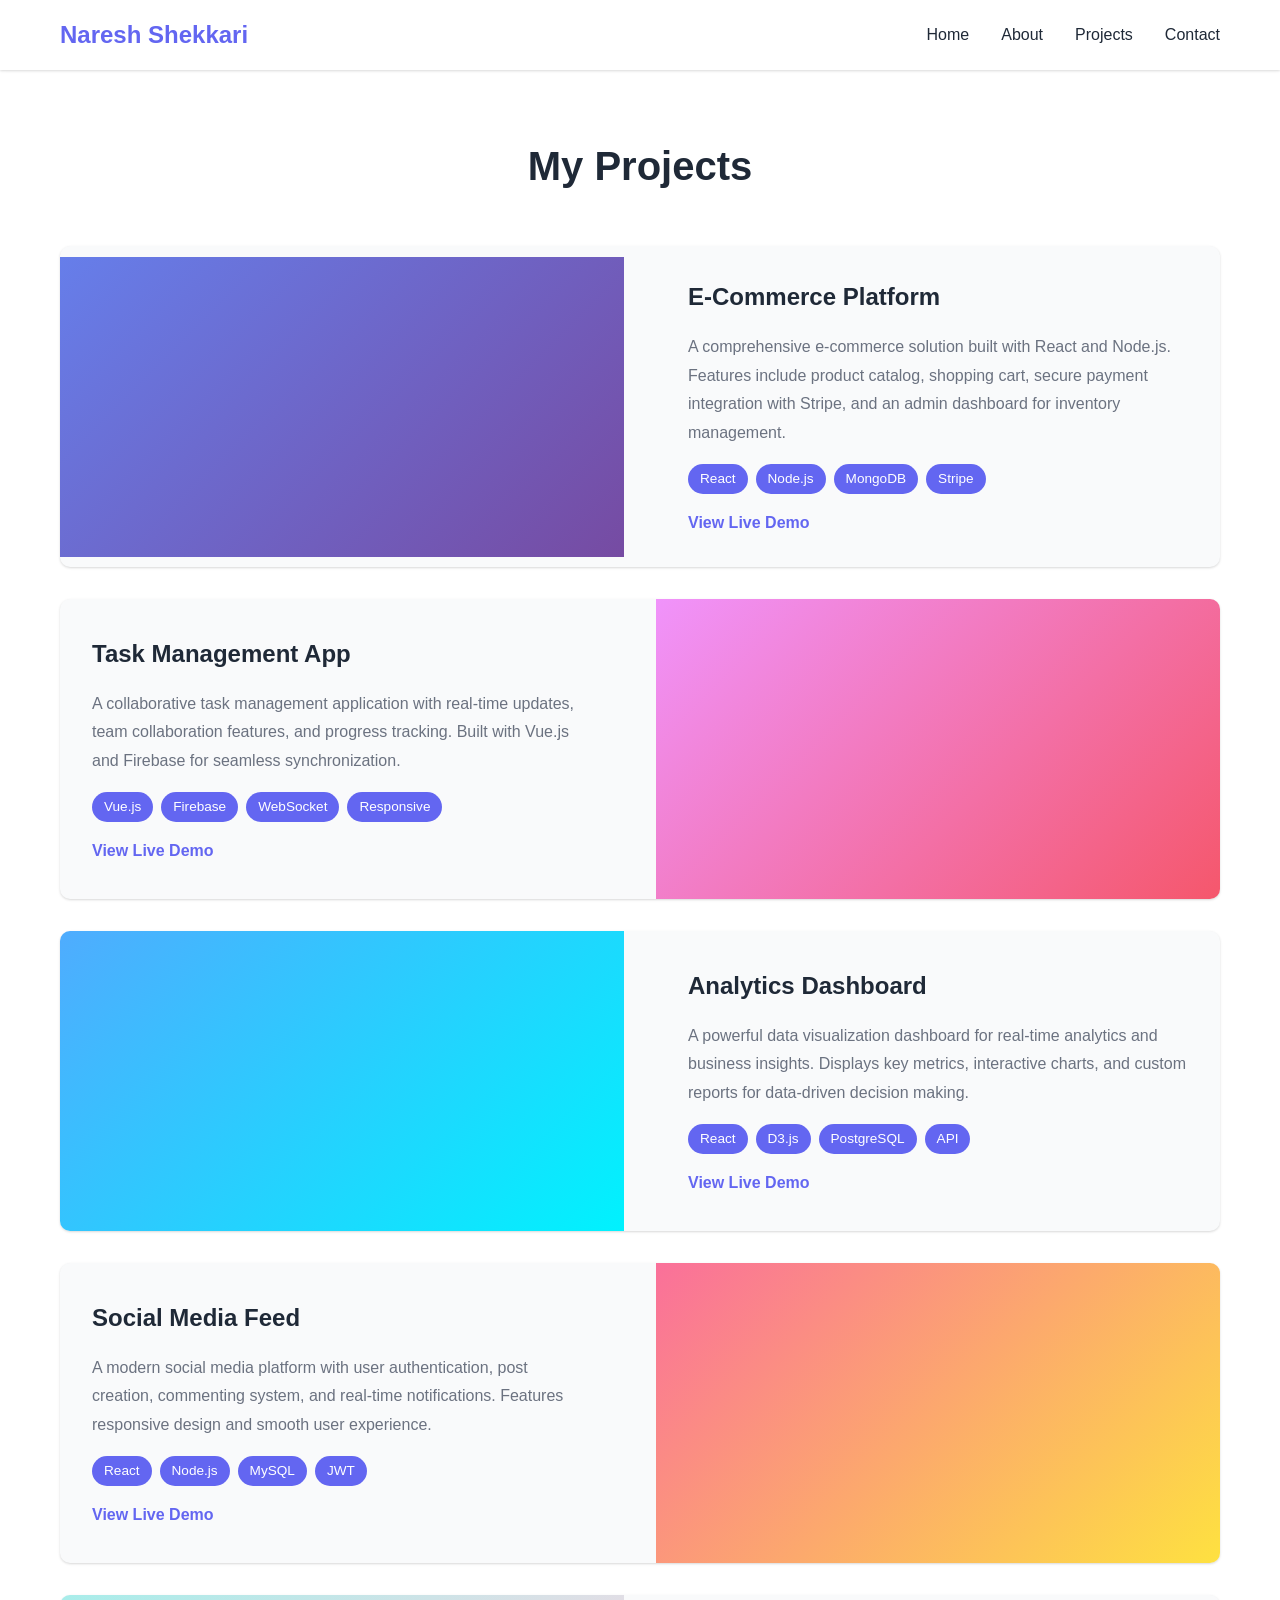
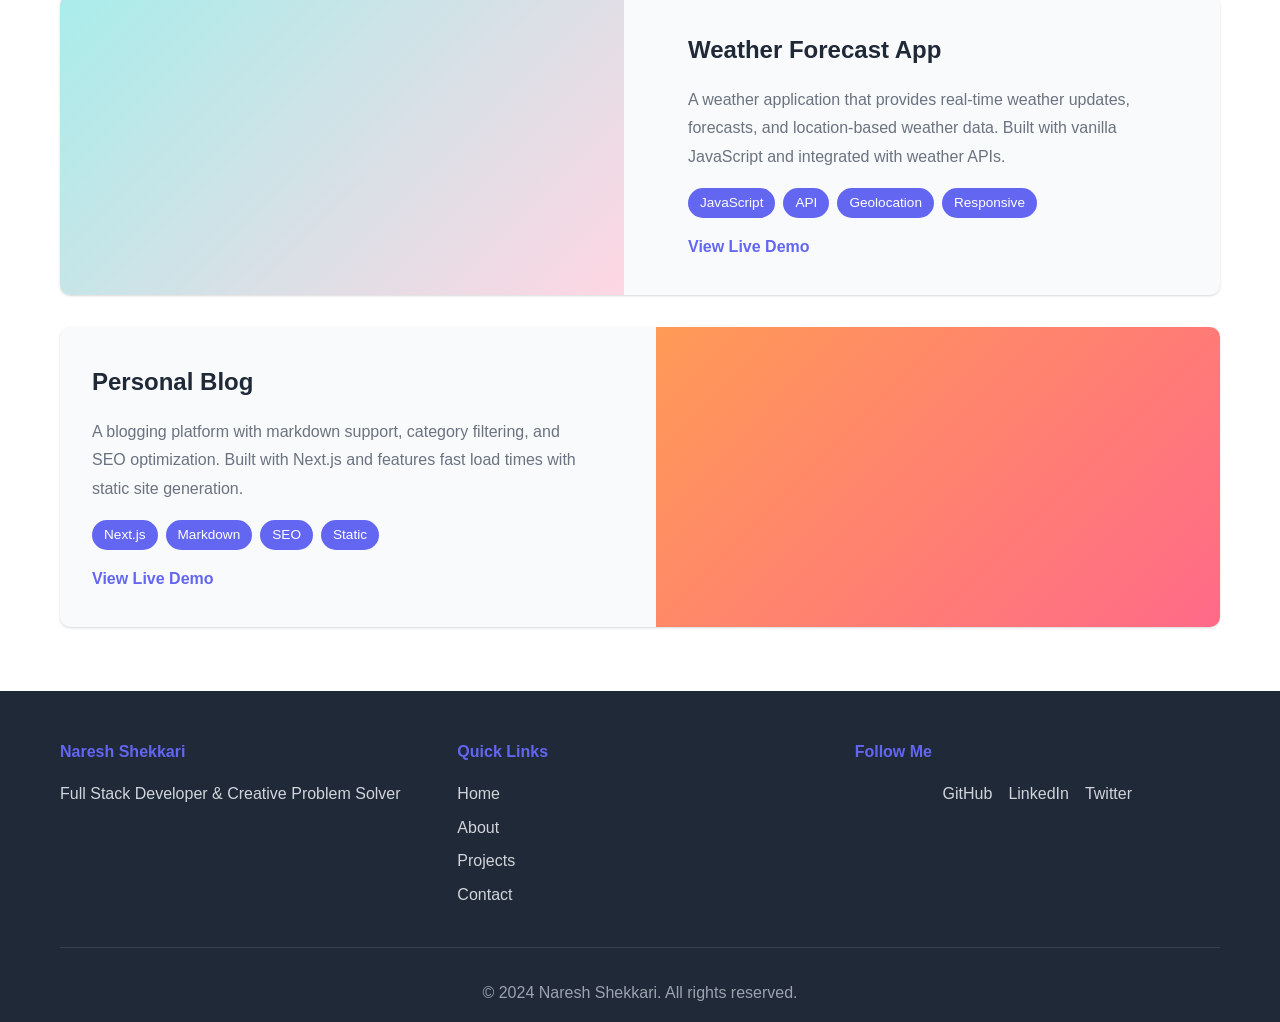
<file: projects.html>
<!DOCTYPE html>
<html lang="en">
<head>
    <meta charset="UTF-8">
    <meta name="viewport" content="width=device-width, initial-scale=1.0">
    <meta name="description" content="Projects - Naresh Shekkari Portfolio">
    <title>Projects - Naresh Shekkari Portfolio</title>
    <link rel="stylesheet" href="css/style.css">
    <link rel="stylesheet" href="css/responsive.css">
</head>
<body>
    <!-- Navigation Bar -->
    <nav class="navbar">
        <div class="container">
            <div class="nav-brand">Naresh Shekkari</div>
            <ul class="nav-menu">
                <li><a href="index.html">Home</a></li>
                <li><a href="about.html">About</a></li>
                <li><a href="projects.html" class="active">Projects</a></li>
                <li><a href="contact.html">Contact</a></li>
            </ul>
            <div class="hamburger">
                <span></span>
                <span></span>
                <span></span>
            </div>
        </div>
    </nav>

    <!-- Projects Section -->
    <section class="projects-section">
        <div class="container">
            <h1 class="section-title">My Projects</h1>
            <div class="projects-grid-large">
                <div class="project-card-large">
                    <div class="project-image-large" style="background: linear-gradient(135deg, #667eea 0%, #764ba2 100%);"></div>
                    <div class="project-content-large">
                        <h3>E-Commerce Platform</h3>
                        <p>A comprehensive e-commerce solution built with React and Node.js. Features include product catalog, shopping cart, secure payment integration with Stripe, and an admin dashboard for inventory management.</p>
                        <div class="project-tech">
                            <span class="tech-tag">React</span>
                            <span class="tech-tag">Node.js</span>
                            <span class="tech-tag">MongoDB</span>
                            <span class="tech-tag">Stripe</span>
                        </div>
                        <a href="#" class="project-link">View Live Demo</a>
                    </div>
                </div>

                <div class="project-card-large">
                    <div class="project-image-large" style="background: linear-gradient(135deg, #f093fb 0%, #f5576c 100%);"></div>
                    <div class="project-content-large">
                        <h3>Task Management App</h3>
                        <p>A collaborative task management application with real-time updates, team collaboration features, and progress tracking. Built with Vue.js and Firebase for seamless synchronization.</p>
                        <div class="project-tech">
                            <span class="tech-tag">Vue.js</span>
                            <span class="tech-tag">Firebase</span>
                            <span class="tech-tag">WebSocket</span>
                            <span class="tech-tag">Responsive</span>
                        </div>
                        <a href="#" class="project-link">View Live Demo</a>
                    </div>
                </div>

                <div class="project-card-large">
                    <div class="project-image-large" style="background: linear-gradient(135deg, #4facfe 0%, #00f2fe 100%);"></div>
                    <div class="project-content-large">
                        <h3>Analytics Dashboard</h3>
                        <p>A powerful data visualization dashboard for real-time analytics and business insights. Displays key metrics, interactive charts, and custom reports for data-driven decision making.</p>
                        <div class="project-tech">
                            <span class="tech-tag">React</span>
                            <span class="tech-tag">D3.js</span>
                            <span class="tech-tag">PostgreSQL</span>
                            <span class="tech-tag">API</span>
                        </div>
                        <a href="#" class="project-link">View Live Demo</a>
                    </div>
                </div>

                <div class="project-card-large">
                    <div class="project-image-large" style="background: linear-gradient(135deg, #fa709a 0%, #fee140 100%);"></div>
                    <div class="project-content-large">
                        <h3>Social Media Feed</h3>
                        <p>A modern social media platform with user authentication, post creation, commenting system, and real-time notifications. Features responsive design and smooth user experience.</p>
                        <div class="project-tech">
                            <span class="tech-tag">React</span>
                            <span class="tech-tag">Node.js</span>
                            <span class="tech-tag">MySQL</span>
                            <span class="tech-tag">JWT</span>
                        </div>
                        <a href="#" class="project-link">View Live Demo</a>
                    </div>
                </div>

                <div class="project-card-large">
                    <div class="project-image-large" style="background: linear-gradient(135deg, #a8edea 0%, #fed6e3 100%);"></div>
                    <div class="project-content-large">
                        <h3>Weather Forecast App</h3>
                        <p>A weather application that provides real-time weather updates, forecasts, and location-based weather data. Built with vanilla JavaScript and integrated with weather APIs.</p>
                        <div class="project-tech">
                            <span class="tech-tag">JavaScript</span>
                            <span class="tech-tag">API</span>
                            <span class="tech-tag">Geolocation</span>
                            <span class="tech-tag">Responsive</span>
                        </div>
                        <a href="#" class="project-link">View Live Demo</a>
                    </div>
                </div>

                <div class="project-card-large">
                    <div class="project-image-large" style="background: linear-gradient(135deg, #ff9a56 0%, #ff6a88 100%);"></div>
                    <div class="project-content-large">
                        <h3>Personal Blog</h3>
                        <p>A blogging platform with markdown support, category filtering, and SEO optimization. Built with Next.js and features fast load times with static site generation.</p>
                        <div class="project-tech">
                            <span class="tech-tag">Next.js</span>
                            <span class="tech-tag">Markdown</span>
                            <span class="tech-tag">SEO</span>
                            <span class="tech-tag">Static</span>
                        </div>
                        <a href="#" class="project-link">View Live Demo</a>
                    </div>
                </div>
            </div>
        </div>
    </section>

    <!-- Footer -->
    <footer class="footer">
        <div class="container">
            <div class="footer-content">
                <div class="footer-section">
                    <h4>Naresh Shekkari</h4>
                    <p>Full Stack Developer & Creative Problem Solver</p>
                </div>
                <div class="footer-section">
                    <h4>Quick Links</h4>
                    <ul>
                        <li><a href="index.html">Home</a></li>
                        <li><a href="about.html">About</a></li>
                        <li><a href="projects.html">Projects</a></li>
                        <li><a href="contact.html">Contact</a></li>
                    </ul>
                </div>
                <div class="footer-section">
                    <h4>Follow Me</h4>
                    <div class="social-links">
                        <a href="#" target="_blank">GitHub</a>
                        <a href="#" target="_blank">LinkedIn</a>
                        <a href="#" target="_blank">Twitter</a>
                    </div>
                </div>
            </div>
            <div class="footer-bottom">
                <p>&copy; 2024 Naresh Shekkari. All rights reserved.</p>
            </div>
        </div>
    </footer>

    <script src="js/script.js"></script>
</body>
</html>
</file>
<file: css/variables.css>
:root {
    /* Colors */
    --primary-color: #6366f1;
    --primary-dark: #4f46e5;
    --primary-light: #818cf8;
    --secondary-color: #8b5cf6;
    --accent-color: #ec4899;
    
    /* Neutral Colors */
    --text-primary: #1f2937;
    --text-secondary: #6b7280;
    --text-light: #9ca3af;
    --border-color: #e5e7eb;
    --bg-light: #f9fafb;
    --bg-lighter: #f3f4f6;
    --bg-white: #ffffff;
    --bg-dark: #1f2937;
    --bg-darker: #111827;
    
    /* Shadows */
    --shadow-sm: 0 1px 2px rgba(0, 0, 0, 0.05);
    --shadow-md: 0 4px 6px rgba(0, 0, 0, 0.1), 0 2px 4px rgba(0, 0, 0, 0.06);
    --shadow-lg: 0 10px 15px rgba(0, 0, 0, 0.1), 0 4px 6px rgba(0, 0, 0, 0.05);
    --shadow-xl: 0 20px 25px rgba(0, 0, 0, 0.1), 0 10px 10px rgba(0, 0, 0, 0.04);
    --shadow-2xl: 0 25px 50px rgba(0, 0, 0, 0.15);
    
    /* Spacing */
    --spacing-xs: 0.25rem;
    --spacing-sm: 0.5rem;
    --spacing-md: 1rem;
    --spacing-lg: 1.5rem;
    --spacing-xl: 2rem;
    --spacing-2xl: 2.5rem;
    --spacing-3xl: 3rem;
    --spacing-4xl: 4rem;
    
    /* Typography */
    --font-sans: -apple-system, BlinkMacSystemFont, 'Segoe UI', Roboto, 'Helvetica Neue', Arial, sans-serif;
    --font-mono: 'Fira Code', 'Courier New', monospace;
    --font-weight-normal: 400;
    --font-weight-medium: 500;
    --font-weight-semibold: 600;
    --font-weight-bold: 700;
    
    /* Border Radius */
    --radius-sm: 0.375rem;
    --radius-md: 0.5rem;
    --radius-lg: 0.75rem;
    --radius-xl: 1rem;
    --radius-2xl: 1.5rem;
    --radius-full: 9999px;
    
    /* Transitions */
    --transition-fast: 150ms ease-in-out;
    --transition-base: 300ms ease-in-out;
    --transition-slow: 500ms ease-in-out;
    
    /* Z-Index */
    --z-hide: -1;
    --z-base: 0;
    --z-dropdown: 100;
    --z-sticky: 200;
    --z-fixed: 300;
    --z-modal: 400;
    --z-popover: 500;
    --z-tooltip: 600;
}

/* Dark Mode Variables */
body.dark-mode {
    --text-primary: #f3f4f6;
    --text-secondary: #d1d5db;
    --text-light: #9ca3af;
    --border-color: #374151;
    --bg-light: #1f2937;
    --bg-lighter: #111827;
    --bg-white: #0f172a;
}
</file>
<file: css/typography.css>
@import url('https://fonts.googleapis.com/css2?family=Poppins:wght@400;500;600;700&family=Fira+Code:wght@400;500&display=swap');

h1, h2, h3, h4, h5, h6 {
    font-weight: var(--font-weight-bold);
    line-height: 1.2;
}

h1 {
    font-size: clamp(2rem, 5vw, 3.5rem);
    margin-bottom: var(--spacing-lg);
}

h2 {
    font-size: clamp(1.75rem, 4vw, 2.75rem);
    margin-bottom: var(--spacing-lg);
}

h3 {
    font-size: clamp(1.25rem, 2vw, 1.75rem);
    margin-bottom: var(--spacing-md);
}

h4 {
    font-size: 1.125rem;
    margin-bottom: var(--spacing-sm);
}

p {
    margin-bottom: var(--spacing-md);
    line-height: 1.8;
    color: var(--text-secondary);
}

a {
    transition: color var(--transition-base);
}

strong {
    font-weight: var(--font-weight-semibold);
}

small {
    font-size: 0.875rem;
}

code {
    background-color: var(--bg-lighter);
    padding: 2px 6px;
    border-radius: var(--radius-sm);
    font-size: 0.9em;
}

pre {
    background-color: var(--bg-darker);
    color: #e5e7eb;
    padding: var(--spacing-md);
    border-radius: var(--radius-lg);
    overflow-x: auto;
    margin-bottom: var(--spacing-lg);
}
</file>
<file: css/components.css>
.container {
    max-width: 1200px;
    margin: 0 auto;
    padding: 0 var(--spacing-md);
}

/* Navbar */
.navbar {
    position: fixed;
    top: 0;
    left: 0;
    right: 0;
    background-color: rgba(255, 255, 255, 0.8);
    backdrop-filter: blur(10px);
    box-shadow: var(--shadow-md);
    z-index: var(--z-fixed);
    transition: all var(--transition-base);
}

body.dark-mode .navbar {
    background-color: rgba(15, 23, 42, 0.8);
}

.navbar.scrolled {
    background-color: rgba(255, 255, 255, 0.95);
    box-shadow: var(--shadow-lg);
}

body.dark-mode .navbar.scrolled {
    background-color: rgba(15, 23, 42, 0.95);
}

.nav-container {
    max-width: 1200px;
    margin: 0 auto;
    padding: var(--spacing-md);
    display: flex;
    align-items: center;
    justify-content: space-between;
}

.nav-brand {
    font-size: 1.5rem;
    font-weight: var(--font-weight-bold);
    background: linear-gradient(135deg, var(--primary-color), var(--secondary-color));
    -webkit-background-clip: text;
    -webkit-text-fill-color: transparent;
    background-clip: text;
    user-select: none;
}

.nav-menu {
    display: flex;
    gap: var(--spacing-xl);
    list-style: none;
}

.nav-link {
    font-weight: var(--font-weight-medium);
    color: var(--text-secondary);
    position: relative;
    transition: color var(--transition-fast);
}

.nav-link::after {
    content: '';
    position: absolute;
    bottom: -5px;
    left: 0;
    width: 0;
    height: 2px;
    background-color: var(--primary-color);
    transition: width var(--transition-base);
}

.nav-link:hover,
.nav-link.active {
    color: var(--primary-color);
}

.nav-link.active::after {
    width: 100%;
}

.nav-actions {
    display: flex;
    align-items: center;
    gap: var(--spacing-lg);
}

.theme-toggle {
    display: flex;
    align-items: center;
    justify-content: center;
    width: 40px;
    height: 40px;
    border-radius: var(--radius-lg);
    background-color: var(--bg-lighter);
    color: var(--text-primary);
    transition: all var(--transition-base);
}

.theme-toggle:hover {
    background-color: var(--primary-light);
    color: white;
}

.theme-toggle svg {
    width: 20px;
    height: 20px;
    display: none;
}

.theme-toggle .icon-sun {
    display: block;
}

body.dark-mode .theme-toggle .icon-sun {
    display: none;
}

body.dark-mode .theme-toggle .icon-moon {
    display: block;
}

.hamburger {
    display: none;
    flex-direction: column;
    gap: 5px;
    cursor: pointer;
}

.hamburger span {
    width: 24px;
    height: 3px;
    background-color: var(--text-primary);
    border-radius: var(--radius-full);
    transition: all var(--transition-base);
}

/* Buttons */
.btn {
    display: inline-flex;
    align-items: center;
    justify-content: center;
    padding: 0.75rem 1.5rem;
    font-weight: var(--font-weight-semibold);
    border-radius: var(--radius-lg);
    transition: all var(--transition-base);
    text-decoration: none;
    cursor: pointer;
    border: 2px solid transparent;
    font-size: 1rem;
    gap: var(--spacing-sm);
}

.btn-primary {
    background-color: var(--primary-color);
    color: white;
}

.btn-primary:hover {
    background-color: var(--primary-dark);
    transform: translateY(-2px);
    box-shadow: var(--shadow-lg);
}

.btn-primary:active {
    transform: translateY(0);
}

.btn-secondary {
    background-color: transparent;
    color: var(--primary-color);
    border-color: var(--primary-color);
}

.btn-secondary:hover {
    background-color: var(--primary-color);
    color: white;
}

/* Forms */
.form-group {
    margin-bottom: var(--spacing-lg);
}

label {
    display: block;
    margin-bottom: var(--spacing-sm);
    font-weight: var(--font-weight-medium);
    color: var(--text-primary);
}

input[type="text"],
input[type="email"],
input[type="number"],
textarea,
select {
    width: 100%;
    padding: 0.75rem;
    border: 2px solid var(--border-color);
    border-radius: var(--radius-md);
    font-size: 1rem;
    background-color: var(--bg-white);
    color: var(--text-primary);
    transition: all var(--transition-base);
}

input[type="text"]:focus,
input[type="email"]:focus,
input[type="number"]:focus,
textarea:focus,
select:focus {
    outline: none;
    border-color: var(--primary-color);
    box-shadow: 0 0 0 3px rgba(99, 102, 241, 0.1);
}

textarea {
    font-family: var(--font-sans);
    resize: vertical;
}

.error-message {
    display: block;
    color: #ef4444;
    font-size: 0.875rem;
    margin-top: var(--spacing-sm);
    min-height: 1.25rem;
}

/* Tags and Badges */
.tag,
.badge {
    display: inline-block;
    padding: 0.25rem 0.75rem;
    border-radius: var(--radius-full);
    font-size: 0.875rem;
    font-weight: var(--font-weight-medium);
}

.tag {
    background-color: var(--bg-lighter);
    color: var(--text-primary);
}

.badge {
    background-color: var(--primary-color);
    color: white;
}

.highlight {
    color: var(--primary-color);
}
</file>
<file: css/sections.css>
/* Hero Section */
.hero {
    padding: 120px var(--spacing-md) var(--spacing-4xl);
    min-height: 100vh;
    display: flex;
    align-items: center;
    position: relative;
    overflow: hidden;
}

.hero::before {
    content: '';
    position: absolute;
    top: -50%;
    right: -20%;
    width: 400px;
    height: 400px;
    background: radial-gradient(circle, rgba(99, 102, 241, 0.1), transparent);
    border-radius: 50%;
    pointer-events: none;
}

.hero::after {
    content: '';
    position: absolute;
    bottom: -20%;
    left: -10%;
    width: 300px;
    height: 300px;
    background: radial-gradient(circle, rgba(139, 92, 246, 0.1), transparent);
    border-radius: 50%;
    pointer-events: none;
}

.hero .container {
    position: relative;
    z-index: 1;
}

.hero-content {
    display: grid;
    grid-template-columns: 1fr 1fr;
    gap: var(--spacing-4xl);
    align-items: center;
}

.hero-text {
    animation: slideInLeft 0.8s ease-out;
}

.hero-title {
    font-size: clamp(2.5rem, 6vw, 4rem);
    line-height: 1.1;
    margin-bottom: var(--spacing-lg);
}

.hero-subtitle {
    font-size: 1.5rem;
    color: var(--text-secondary);
    margin-bottom: var(--spacing-md);
}

.hero-description {
    font-size: 1.1rem;
    color: var(--text-secondary);
    line-height: 1.8;
    margin-bottom: var(--spacing-2xl);
}

.hero-actions {
    display: flex;
    gap: var(--spacing-md);
    margin-bottom: var(--spacing-3xl);
}

.hero-stats {
    display: grid;
    grid-template-columns: repeat(3, 1fr);
    gap: var(--spacing-xl);
    padding-top: var(--spacing-2xl);
    border-top: 1px solid var(--border-color);
}

.stat {
    text-align: center;
}

.stat-value {
    display: block;
    font-size: 2rem;
    font-weight: var(--font-weight-bold);
    color: var(--primary-color);
}

.stat-label {
    display: block;
    font-size: 0.875rem;
    color: var(--text-secondary);
    margin-top: var(--spacing-sm);
}

.hero-visual {
    position: relative;
    height: 400px;
    animation: slideInRight 0.8s ease-out;
}

.floating-card {
    position: absolute;
    padding: var(--spacing-md) var(--spacing-lg);
    background: linear-gradient(135deg, var(--primary-color), var(--secondary-color));
    color: white;
    border-radius: var(--radius-lg);
    font-weight: var(--font-weight-semibold);
    box-shadow: var(--shadow-xl);
    animation: float 3s ease-in-out infinite;
}

.card-1 { top: 20px; left: 20px; animation-delay: 0s; }
.card-2 { top: 150px; right: 30px; animation-delay: 0.5s; }
.card-3 { bottom: 50px; left: 50px; animation-delay: 1s; }

.code-block {
    position: absolute;
    bottom: 50px;
    right: 20px;
    width: 200px;
    height: 150px;
    background-color: var(--bg-darker);
    border: 2px solid var(--border-color);
    border-radius: var(--radius-lg);
    box-shadow: var(--shadow-xl);
    animation: float 3s ease-in-out infinite 0.3s;
}

/* About Section */
.about {
    padding: var(--spacing-4xl) var(--spacing-md);
    background-color: var(--bg-light);
}

.about-content {
    display: grid;
    grid-template-columns: 1fr 1fr;
    gap: var(--spacing-4xl);
    align-items: center;
    margin-top: var(--spacing-3xl);
}

.about-text p {
    font-size: 1.1rem;
    margin-bottom: var(--spacing-lg);
}

.about-highlights {
    display: grid;
    gap: var(--spacing-lg);
    margin-top: var(--spacing-2xl);
}

.highlight-item {
    padding: var(--spacing-lg);
    background-color: var(--bg-white);
    border-radius: var(--radius-lg);
    border-left: 4px solid var(--primary-color);
}

.highlight-item h4 {
    font-size: 1.1rem;
    margin-bottom: var(--spacing-sm);
}

.highlight-item p {
    margin-bottom: 0;
}

.about-image {
    display: flex;
    align-items: center;
    justify-content: center;
}

.image-placeholder {
    width: 300px;
    height: 300px;
    animation: slideInRight 0.8s ease-out;
}

/* Skills Section */
.skills {
    padding: var(--spacing-4xl) var(--spacing-md);
}

.skills-grid {
    display: grid;
    grid-template-columns: repeat(auto-fit, minmax(280px, 1fr));
    gap: var(--spacing-2xl);
    margin-top: var(--spacing-3xl);
}

.skill-category {
    padding: var(--spacing-2xl);
    background-color: var(--bg-light);
    border-radius: var(--radius-xl);
    transition: all var(--transition-base);
}

.skill-category:hover {
    transform: translateY(-5px);
    box-shadow: var(--shadow-lg);
}

.skill-category h3 {
    color: var(--primary-color);
    margin-bottom: var(--spacing-lg);
}

.skill-items {
    display: flex;
    flex-wrap: wrap;
    gap: var(--spacing-md);
}

.skill-tag {
    padding: 0.5rem 1rem;
    background-color: var(--bg-white);
    border: 1px solid var(--border-color);
    border-radius: var(--radius-full);
    font-size: 0.9rem;
    transition: all var(--transition-base);
}

.skill-tag:hover {
    background-color: var(--primary-color);
    color: white;
    border-color: var(--primary-color);
}

/* Experience Section */
.experience {
    padding: var(--spacing-4xl) var(--spacing-md);
    background-color: var(--bg-light);
}

.timeline {
    max-width: 900px;
    margin: var(--spacing-3xl) auto 0;
}

.timeline-item {
    display: grid;
    grid-template-columns: 50px 1fr;
    gap: var(--spacing-2xl);
    margin-bottom: var(--spacing-3xl);
    position: relative;
    animation: fadeInUp 0.6s ease-out backwards;
}

.timeline-item:nth-child(1) { animation-delay: 0.1s; }
.timeline-item:nth-child(2) { animation-delay: 0.2s; }
.timeline-item:nth-child(3) { animation-delay: 0.3s; }

.timeline-marker {
    width: 20px;
    height: 20px;
    background-color: var(--primary-color);
    border-radius: 50%;
    border: 4px solid var(--bg-light);
    margin-top: 0.5rem;
}

.timeline-item:not(:last-child)::before {
    content: '';
    position: absolute;
    left: 9px;
    top: 40px;
    width: 2px;
    height: calc(100% - 40px);
    background: linear-gradient(to bottom, var(--primary-color), transparent);
}

.timeline-content {
    padding-bottom: var(--spacing-lg);
}

.timeline-title {
    color: var(--text-primary);
    margin-bottom: var(--spacing-sm);
}

.timeline-company {
    color: var(--primary-color);
    font-weight: var(--font-weight-semibold);
}

.timeline-period {
    font-size: 0.875rem;
    color: var(--text-light);
}

.timeline-description {
    margin-top: var(--spacing-md);
    color: var(--text-secondary);
}

.timeline-skills {
    display: flex;
    flex-wrap: wrap;
    gap: var(--spacing-sm);
    margin-top: var(--spacing-md);
}

.timeline-skills span {
    padding: 0.25rem 0.75rem;
    background-color: var(--bg-lighter);
    border-radius: var(--radius-full);
    font-size: 0.85rem;
}

/* Projects Section */
.projects {
    padding: var(--spacing-4xl) var(--spacing-md);
}

.projects-grid {
    display: grid;
    grid-template-columns: repeat(auto-fill, minmax(350px, 1fr));
    gap: var(--spacing-2xl);
    margin-top: var(--spacing-3xl);
}

.project-card {
    background-color: var(--bg-light);
    border-radius: var(--radius-xl);
    overflow: hidden;
    transition: all var(--transition-base);
    display: flex;
    flex-direction: column;
    height: 100%;
}

.project-card:hover {
    transform: translateY(-5px);
    box-shadow: var(--shadow-xl);
}

.project-image {
    position: relative;
    width: 100%;
    height: 200px;
    overflow: hidden;
    background-color: var(--bg-lighter);
}

.image-gradient {
    width: 100%;
    height: 100%;
    transition: transform var(--transition-base);
}

.project-card:hover .image-gradient {
    transform: scale(1.1);
}

.project-overlay {
    position: absolute;
    inset: 0;
    display: flex;
    align-items: center;
    justify-content: center;
    background-color: rgba(0, 0, 0, 0.5);
    opacity: 0;
    transition: opacity var(--transition-base);
}

.project-card:hover .project-overlay {
    opacity: 1;
}

.project-link {
    display: flex;
    align-items: center;
    justify-content: center;
    width: 50px;
    height: 50px;
    background-color: white;
    color: var(--primary-color);
    border-radius: 50%;
    font-size: 1.5rem;
    transition: all var(--transition-base);
}

.project-link:hover {
    transform: scale(1.1);
}

.project-content {
    padding: var(--spacing-lg);
    flex: 1;
    display: flex;
    flex-direction: column;
}

.project-tech {
    display: flex;
    flex-wrap: wrap;
    gap: var(--spacing-sm);
    margin-bottom: var(--spacing-md);
}

.project-tech span {
    padding: 0.25rem 0.75rem;
    background-color: var(--primary-light);
    color: white;
    border-radius: var(--radius-full);
    font-size: 0.75rem;
    font-weight: var(--font-weight-semibold);
}

.project-title {
    color: var(--text-primary);
    margin-bottom: var(--spacing-sm);
}

.project-description {
    color: var(--text-secondary);
    font-size: 0.95rem;
    line-height: 1.6;
    flex: 1;
    margin-bottom: var(--spacing-md);
}

.project-stats {
    display: flex;
    flex-wrap: wrap;
    gap: var(--spacing-md);
    padding-top: var(--spacing-md);
    border-top: 1px solid var(--border-color);
    font-size: 0.85rem;
    color: var(--text-secondary);
}

/* Contact Section */
.contact {
    padding: var(--spacing-4xl) var(--spacing-md);
    background: linear-gradient(135deg, var(--bg-light) 0%, var(--bg-lighter) 100%);
}

.section-subtitle {
    color: var(--text-secondary);
    font-size: 1.1rem;
}

.contact-content {
    display: grid;
    grid-template-columns: 1fr 1fr;
    gap: var(--spacing-4xl);
    margin-top: var(--spacing-3xl);
}

.contact-info {
    display: grid;
    gap: var(--spacing-lg);
}

.contact-item {
    display: grid;
    grid-template-columns: 50px 1fr;
    gap: var(--spacing-lg);
    padding: var(--spacing-lg);
    background-color: var(--bg-white);
    border-radius: var(--radius-lg);
    transition: all var(--transition-base);
}

.contact-item:hover {
    transform: translateX(5px);
    box-shadow: var(--shadow-md);
}

.contact-icon {
    font-size: 1.75rem;
    display: flex;
    align-items: center;
    justify-content: center;
}

.contact-details h3 {
    margin-bottom: var(--spacing-sm);
}

.contact-details a {
    color: var(--primary-color);
    font-weight: var(--font-weight-medium);
    transition: color var(--transition-base);
}

.contact-details a:hover {
    color: var(--secondary-color);
}

.contact-form {
    background-color: var(--bg-white);
    padding: var(--spacing-2xl);
    border-radius: var(--radius-xl);
    box-shadow: var(--shadow-md);
}

.form-message {
    margin-top: var(--spacing-md);
    padding: var(--spacing-md);
    border-radius: var(--radius-md);
    text-align: center;
    font-weight: var(--font-weight-medium);
    display: none;
}

.form-message.show {
    display: block;
}

.form-message.success {
    background-color: #d1fae5;
    color: #065f46;
    border: 1px solid #a7f3d0;
}

.form-message.error {
    background-color: #fee2e2;
    color: #991b1b;
    border: 1px solid #fecaca;
}

/* Footer */
.footer {
    background-color: var(--bg-dark);
    color: #d1d5db;
    padding: var(--spacing-3xl) var(--spacing-md) var(--spacing-lg);
}

.footer-content {
    display: grid;
    grid-template-columns: repeat(auto-fit, minmax(250px, 1fr));
    gap: var(--spacing-2xl);
    margin-bottom: var(--spacing-2xl);
}

.footer-section h4 {
    color: white;
    margin-bottom: var(--spacing-lg);
}

.footer-section p {
    color: #9ca3af;
    margin-bottom: var(--spacing-md);
}

.footer-section ul {
    display: flex;
    flex-direction: column;
    gap: var(--spacing-md);
}

.footer-section a {
    color: #9ca3af;
    transition: color var(--transition-base);
}

.footer-section a:hover {
    color: var(--primary-color);
}

.social-links {
    display: flex;
    gap: var(--spacing-lg);
}

.footer-bottom {
    text-align: center;
    padding-top: var(--spacing-lg);
    border-top: 1px solid #374151;
    color: #6b7280;
}

.footer-credit {
    font-size: 0.875rem;
    margin-top: var(--spacing-sm);
}

.heart {
    color: #ef4444;
}

/* Section Header */
.section-header {
    text-align: center;
}

.section-title {
    color: var(--text-primary);
}

.title-underline {
    width: 60px;
    height: 4px;
    background: linear-gradient(90deg, var(--primary-color), var(--secondary-color));
    margin: var(--spacing-md) auto;
    border-radius: var(--radius-full);
}
</file>
<file: css/animations.css>
@keyframes slideInLeft {
    from {
        opacity: 0;
        transform: translateX(-50px);
    }
    to {
        opacity: 1;
        transform: translateX(0);
    }
}

@keyframes slideInRight {
    from {
        opacity: 0;
        transform: translateX(50px);
    }
    to {
        opacity: 1;
        transform: translateX(0);
    }
}

@keyframes fadeInUp {
    from {
        opacity: 0;
        transform: translateY(30px);
    }
    to {
        opacity: 1;
        transform: translateY(0);
    }
}

@keyframes fadeIn {
    from {
        opacity: 0;
    }
    to {
        opacity: 1;
    }
}

@keyframes float {
    0%, 100% {
        transform: translateY(0px);
    }
    50% {
        transform: translateY(-20px);
    }
}

@keyframes pulse {
    0%, 100% {
        opacity: 1;
    }
    50% {
        opacity: 0.5;
    }
}

@keyframes spin {
    from {
        transform: rotate(0deg);
    }
    to {
        transform: rotate(360deg);
    }
}

.fade-in {
    animation: fadeIn 0.6s ease-out;
}

.fade-in-up {
    animation: fadeInUp 0.6s ease-out;
}
</file>
<file: css/responsive.css>
@media (max-width: 768px) {
    /* Navbar */
    .nav-menu {
        position: absolute;
        top: 100%;
        left: 0;
        right: 0;
        flex-direction: column;
        background-color: var(--bg-white);
        gap: 0;
        display: none;
        box-shadow: var(--shadow-lg);
        max-height: calc(100vh - 60px);
        overflow-y: auto;
    }

    body.dark-mode .nav-menu {
        background-color: var(--bg-white);
    }

    .nav-menu.active {
        display: flex;
    }

    .nav-link {
        padding: var(--spacing-md);
        display: block;
        border-bottom: 1px solid var(--border-color);
    }

    .hamburger {
        display: flex !important;
    }

    .hamburger.active span:nth-child(1) {
        transform: rotate(45deg) translate(10px, 10px);
    }

    .hamburger.active span:nth-child(2) {
        opacity: 0;
    }

    .hamburger.active span:nth-child(3) {
        transform: rotate(-45deg) translate(7px, -7px);
    }

    /* Hero */
    .hero {
        padding: 100px var(--spacing-md) var(--spacing-2xl);
        min-height: auto;
    }

    .hero-content {
        grid-template-columns: 1fr;
        gap: var(--spacing-2xl);
    }

    .hero-visual {
        height: 300px;
    }

    .floating-card {
        position: static;
        animation: none;
        margin-bottom: var(--spacing-md);
    }

    .code-block {
        position: static;
        animation: none;
        width: 100%;
        height: 150px;
        margin-bottom: 0;
    }

    .hero-stats {
        grid-template-columns: repeat(3, 1fr);
        gap: var(--spacing-md);
        padding-top: var(--spacing-lg);
    }

    .stat-value {
        font-size: 1.5rem;
    }

    .stat-label {
        font-size: 0.75rem;
    }

    /* About */
    .about-content {
        grid-template-columns: 1fr;
        gap: var(--spacing-2xl);
    }

    .image-placeholder {
        width: 100%;
        height: 250px;
    }

    /* Skills */
    .skills-grid {
        grid-template-columns: 1fr;
    }

    /* Contact */
    .contact-content {
        grid-template-columns: 1fr;
        gap: var(--spacing-2xl);
    }

    .projects-grid {
        grid-template-columns: 1fr;
    }

    /* Sections */
    .about,
    .skills,
    .experience,
    .projects,
    .contact {
        padding: var(--spacing-2xl) var(--spacing-md);
    }

    .hero-actions {
        flex-direction: column;
    }

    .btn {
        width: 100%;
    }
}

@media (max-width: 480px) {
    /* Typography */
    h1 {
        font-size: 2rem;
    }

    h2 {
        font-size: 1.5rem;
    }

    h3 {
        font-size: 1.1rem;
    }

    /* Spacing */
    .hero {
        padding: 80px var(--spacing-md) var(--spacing-xl);
    }

    .container {
        padding: 0 var(--spacing-sm);
    }

    .section-header {
        padding: 0 var(--spacing-sm);
    }

    /* Skills Grid */
    .skill-items {
        gap: var(--spacing-sm);
    }

    .skill-tag {
        font-size: 0.8rem;
        padding: 0.4rem 0.6rem;
    }

    /* Hero Stats */
    .hero-stats {
        grid-template-columns: 1fr;
        gap: var(--spacing-md);
    }

    .stat-value {
        font-size: 1.25rem;
    }

    /* Buttons */
    .btn {
        padding: 0.6rem 1.2rem;
        font-size: 0.95rem;
    }

    /* Contact Items */
    .contact-item {
        grid-template-columns: 40px 1fr;
        gap: var(--spacing-md);
        padding: var(--spacing-md);
    }

    .contact-icon {
        font-size: 1.5rem;
    }

    /* Form */
    .contact-form {
        padding: var(--spacing-lg);
    }

    /* Footer */
    .footer-content {
        grid-template-columns: 1fr;
        gap: var(--spacing-lg);
    }

    .social-links {
        justify-content: center;
    }
}

/* High DPI Screens */
@media (-webkit-min-device-pixel-ratio: 2), (min-resolution: 192dpi) {
    body {
        -webkit-font-smoothing: subpixel-antialiased;
    }
}

/* Print Styles */
@media print {
    .navbar,
    .footer,
    .btn {
        display: none;
    }

    body {
        background-color: white;
        color: black;
    }

    a {
        color: blue;
        text-decoration: underline;
    }
}
</file>
<file: css/style.css>
:root {
    --primary-color: #6366f1;
    --secondary-color: #8b5cf6;
    --text-color: #1f2937;
    --text-light: #6b7280;
    --bg-light: #f9fafb;
    --bg-white: #ffffff;
    --border-color: #e5e7eb;
    --shadow: 0 1px 3px rgba(0, 0, 0, 0.1), 0 1px 2px rgba(0, 0, 0, 0.06);
    --shadow-lg: 0 10px 25px rgba(0, 0, 0, 0.1);
    --transition: all 0.3s ease;
}

* {
    margin: 0;
    padding: 0;
    box-sizing: border-box;
}

body {
    font-family: -apple-system, BlinkMacSystemFont, 'Segoe UI', Roboto, 'Helvetica Neue', Arial, sans-serif;
    color: var(--text-color);
    background-color: var(--bg-white);
    line-height: 1.6;
}

/* Container */
.container {
    max-width: 1200px;
    margin: 0 auto;
    padding: 0 20px;
}

/* Navbar */
.navbar {
    background-color: var(--bg-white);
    box-shadow: var(--shadow);
    position: sticky;
    top: 0;
    z-index: 100;
}

.navbar .container {
    display: flex;
    justify-content: space-between;
    align-items: center;
    padding: 1rem 20px;
}

.nav-brand {
    font-size: 1.5rem;
    font-weight: bold;
    color: var(--primary-color);
}

.nav-menu {
    display: flex;
    list-style: none;
    gap: 2rem;
}

.nav-menu a {
    text-decoration: none;
    color: var(--text-color);
    font-weight: 500;
    transition: var(--transition);
    position: relative;
}

.nav-menu a:hover,
.nav-menu a.active {
    color: var(--primary-color);
}

.nav-menu a.active::after {
    content: '';
    position: absolute;
    bottom: -5px;
    left: 0;
    width: 100%;
    height: 2px;
    background-color: var(--primary-color);
}

.hamburger {
    display: none;
    flex-direction: column;
    cursor: pointer;
}

.hamburger span {
    width: 25px;
    height: 3px;
    background-color: var(--text-color);
    margin: 5px 0;
    transition: var(--transition);
}

/* Hero Section */
.hero {
    display: grid;
    grid-template-columns: 1fr 1fr;
    align-items: center;
    gap: 4rem;
    padding: 6rem 0;
    min-height: 600px;
}

.hero-content h1 {
    font-size: 3.5rem;
    margin-bottom: 1rem;
    color: var(--text-color);
    line-height: 1.2;
}

.hero-subtitle {
    font-size: 1.25rem;
    color: var(--text-light);
    margin-bottom: 2rem;
}

.hero-buttons {
    display: flex;
    gap: 1rem;
}

.image-placeholder,
.image-placeholder-large {
    display: flex;
    align-items: center;
    justify-content: center;
    background: linear-gradient(135deg, #f5f7fa 0%, #c3cfe2 100%);
    border-radius: 10px;
    aspect-ratio: 1;
}

/* Buttons */
.btn {
    padding: 0.75rem 1.5rem;
    border-radius: 5px;
    text-decoration: none;
    font-weight: 600;
    transition: var(--transition);
    border: none;
    cursor: pointer;
    display: inline-block;
    font-size: 1rem;
}

.btn-primary {
    background-color: var(--primary-color);
    color: white;
}

.btn-primary:hover {
    background-color: var(--secondary-color);
    transform: translateY(-2px);
    box-shadow: var(--shadow-lg);
}

.btn-secondary {
    background-color: transparent;
    color: var(--primary-color);
    border: 2px solid var(--primary-color);
}

.btn-secondary:hover {
    background-color: var(--primary-color);
    color: white;
}

.btn-light {
    background-color: white;
    color: var(--primary-color);
}

.btn-light:hover {
    background-color: var(--bg-light);
}

/* Skills Section */
.skills {
    background-color: var(--bg-light);
    padding: 4rem 0;
}

.section-title {
    font-size: 2.5rem;
    margin-bottom: 3rem;
    text-align: center;
    color: var(--text-color);
}

.skills-grid {
    display: grid;
    grid-template-columns: repeat(auto-fit, minmax(250px, 1fr));
    gap: 2rem;
}

.skill-card {
    background-color: var(--bg-white);
    padding: 2rem;
    border-radius: 10px;
    text-align: center;
    box-shadow: var(--shadow);
    transition: var(--transition);
}

.skill-card:hover {
    transform: translateY(-5px);
    box-shadow: var(--shadow-lg);
}

.skill-icon {
    font-size: 2.5rem;
    margin-bottom: 1rem;
}

.skill-card h3 {
    margin-bottom: 0.5rem;
    color: var(--text-color);
}

.skill-card p {
    color: var(--text-light);
    font-size: 0.95rem;
}

/* Featured Projects */
.featured-projects {
    padding: 4rem 0;
}

.projects-grid {
    display: grid;
    grid-template-columns: repeat(auto-fit, minmax(300px, 1fr));
    gap: 2rem;
    margin-bottom: 3rem;
}

.project-card {
    background-color: var(--bg-white);
    border-radius: 10px;
    overflow: hidden;
    box-shadow: var(--shadow);
    transition: var(--transition);
}

.project-card:hover {
    transform: translateY(-5px);
    box-shadow: var(--shadow-lg);
}

.project-image {
    width: 100%;
    height: 200px;
    background-size: cover;
    background-position: center;
}

.project-content {
    padding: 1.5rem;
}

.project-content h3 {
    margin-bottom: 0.5rem;
    color: var(--text-color);
}

.project-content p {
    color: var(--text-light);
    margin-bottom: 1rem;
    font-size: 0.95rem;
}

.project-link {
    color: var(--primary-color);
    text-decoration: none;
    font-weight: 600;
    transition: var(--transition);
}

.project-link:hover {
    color: var(--secondary-color);
}

.center {
    text-align: center;
}

/* CTA Section */
.cta {
    background: linear-gradient(135deg, var(--primary-color) 0%, var(--secondary-color) 100%);
    color: white;
    padding: 4rem 0;
    text-align: center;
}

.cta h2 {
    font-size: 2.5rem;
    margin-bottom: 1rem;
}

.cta p {
    font-size: 1.1rem;
    margin-bottom: 2rem;
}

/* About Section */
.about-section {
    padding: 4rem 0;
}

.about-content {
    display: grid;
    grid-template-columns: 1fr 1fr;
    gap: 3rem;
    align-items: center;
}

.about-text h1 {
    font-size: 2.5rem;
    margin-bottom: 1.5rem;
}

.about-text h2 {
    font-size: 1.5rem;
    margin: 2rem 0 1rem;
    color: var(--primary-color);
}

.about-text p {
    color: var(--text-light);
    margin-bottom: 1rem;
    line-height: 1.8;
}

.about-list {
    list-style: none;
    margin: 1rem 0;
}

.about-list li {
    padding: 0.5rem 0;
    color: var(--text-light);
    position: relative;
    padding-left: 1.5rem;
}

.about-list li::before {
    content: '✓';
    position: absolute;
    left: 0;
    color: var(--primary-color);
    font-weight: bold;
}

.image-placeholder-large {
    min-height: 400px;
}

/* Experience Section */
.experience {
    background-color: var(--bg-light);
    padding: 4rem 0;
}

.timeline {
    max-width: 800px;
    margin: 0 auto;
}

.timeline-item {
    display: grid;
    grid-template-columns: 50px 1fr;
    gap: 2rem;
    margin-bottom: 2rem;
    position: relative;
}

.timeline-marker {
    width: 20px;
    height: 20px;
    background-color: var(--primary-color);
    border-radius: 50%;
    margin-top: 0.5rem;
    border: 4px solid var(--bg-light);
}

.timeline-item:not(:last-child)::before {
    content: '';
    position: absolute;
    left: 9px;
    top: 40px;
    bottom: -50px;
    width: 2px;
    background-color: var(--primary-color);
}

.timeline-content h3 {
    color: var(--text-color);
    margin-bottom: 0.25rem;
}

.timeline-date {
    color: var(--primary-color);
    font-weight: 600;
    font-size: 0.9rem;
}

.timeline-content p {
    color: var(--text-light);
    margin-top: 0.5rem;
}

/* Education Section */
.education {
    padding: 4rem 0;
}

.education-grid {
    display: grid;
    grid-template-columns: repeat(auto-fit, minmax(300px, 1fr));
    gap: 2rem;
}

.education-card {
    background-color: var(--bg-light);
    padding: 2rem;
    border-radius: 10px;
    border-left: 4px solid var(--primary-color);
}

.education-card h3 {
    color: var(--text-color);
    margin-bottom: 0.5rem;
}

.education-date {
    color: var(--primary-color);
    font-weight: 600;
    font-size: 0.9rem;
}

.education-card p {
    color: var(--text-light);
    margin-top: 0.5rem;
}

/* Projects Section */
.projects-section {
    padding: 4rem 0;
}

.projects-grid-large {
    display: grid;
    grid-template-columns: 1fr;
    gap: 2rem;
}

.project-card-large {
    display: grid;
    grid-template-columns: 1fr 1fr;
    gap: 2rem;
    align-items: center;
    background-color: var(--bg-light);
    border-radius: 10px;
    overflow: hidden;
    box-shadow: var(--shadow);
    transition: var(--transition);
}

.project-card-large:hover {
    box-shadow: var(--shadow-lg);
    transform: translateY(-2px);
}

.project-card-large:nth-child(even) {
    direction: rtl;
}

.project-card-large:nth-child(even) .project-content-large {
    direction: ltr;
}

.project-image-large {
    width: 100%;
    min-height: 300px;
    background-size: cover;
    background-position: center;
}

.project-content-large {
    padding: 2rem;
}

.project-content-large h3 {
    font-size: 1.5rem;
    margin-bottom: 1rem;
    color: var(--text-color);
}

.project-content-large p {
    color: var(--text-light);
    margin-bottom: 1rem;
    line-height: 1.8;
}

.project-tech {
    display: flex;
    flex-wrap: wrap;
    gap: 0.5rem;
    margin-bottom: 1rem;
}

.tech-tag {
    background-color: var(--primary-color);
    color: white;
    padding: 0.25rem 0.75rem;
    border-radius: 20px;
    font-size: 0.85rem;
}

/* Contact Section */
.contact-section {
    padding: 4rem 0;
}

.section-subtitle {
    text-align: center;
    color: var(--text-light);
    font-size: 1.1rem;
    margin-bottom: 3rem;
}

.contact-container {
    display: grid;
    grid-template-columns: 1fr 1fr;
    gap: 3rem;
    margin-top: 2rem;
}

.contact-info {
    display: grid;
    gap: 2rem;
}

.contact-item {
    background-color: var(--bg-light);
    padding: 2rem;
    border-radius: 10px;
    text-align: center;
}

.contact-icon {
    font-size: 2rem;
    margin-bottom: 0.5rem;
}

.contact-item h3 {
    color: var(--text-color);
    margin-bottom: 0.5rem;
}

.contact-item p,
.contact-item a {
    color: var(--text-light);
    text-decoration: none;
    transition: var(--transition);
}

.contact-item a:hover {
    color: var(--primary-color);
}

.social-links {
    display: flex;
    gap: 1rem;
    justify-content: center;
    flex-wrap: wrap;
}

.social-links a {
    display: inline-block;
}

/* Contact Form */
.contact-form {
    background-color: var(--bg-light);
    padding: 2rem;
    border-radius: 10px;
}

.form-group {
    margin-bottom: 1.5rem;
}

.form-group label {
    display: block;
    margin-bottom: 0.5rem;
    color: var(--text-color);
    font-weight: 500;
}

.form-group input,
.form-group textarea {
    width: 100%;
    padding: 0.75rem;
    border: 1px solid var(--border-color);
    border-radius: 5px;
    font-family: inherit;
    font-size: 1rem;
    transition: var(--transition);
}

.form-group input:focus,
.form-group textarea:focus {
    outline: none;
    border-color: var(--primary-color);
    box-shadow: 0 0 0 3px rgba(99, 102, 241, 0.1);
}

.form-message {
    margin-top: 1rem;
    text-align: center;
    font-weight: 500;
}

.form-message.success {
    color: #10b981;
}

.form-message.error {
    color: #ef4444;
}

/* Footer */
.footer {
    background-color: #1f2937;
    color: white;
    padding: 3rem 0 1rem;
}

.footer-content {
    display: grid;
    grid-template-columns: repeat(auto-fit, minmax(250px, 1fr));
    gap: 2rem;
    margin-bottom: 2rem;
}

.footer-section h4 {
    margin-bottom: 1rem;
    color: var(--primary-color);
}

.footer-section p,
.footer-section a {
    color: #d1d5db;
    text-decoration: none;
    transition: var(--transition);
}

.footer-section a:hover {
    color: var(--primary-color);
}

.footer-section ul {
    list-style: none;
}

.footer-section ul li {
    margin-bottom: 0.5rem;
}

.footer-bottom {
    text-align: center;
    padding-top: 2rem;
    border-top: 1px solid #374151;
    color: #9ca3af;
}
</file>
